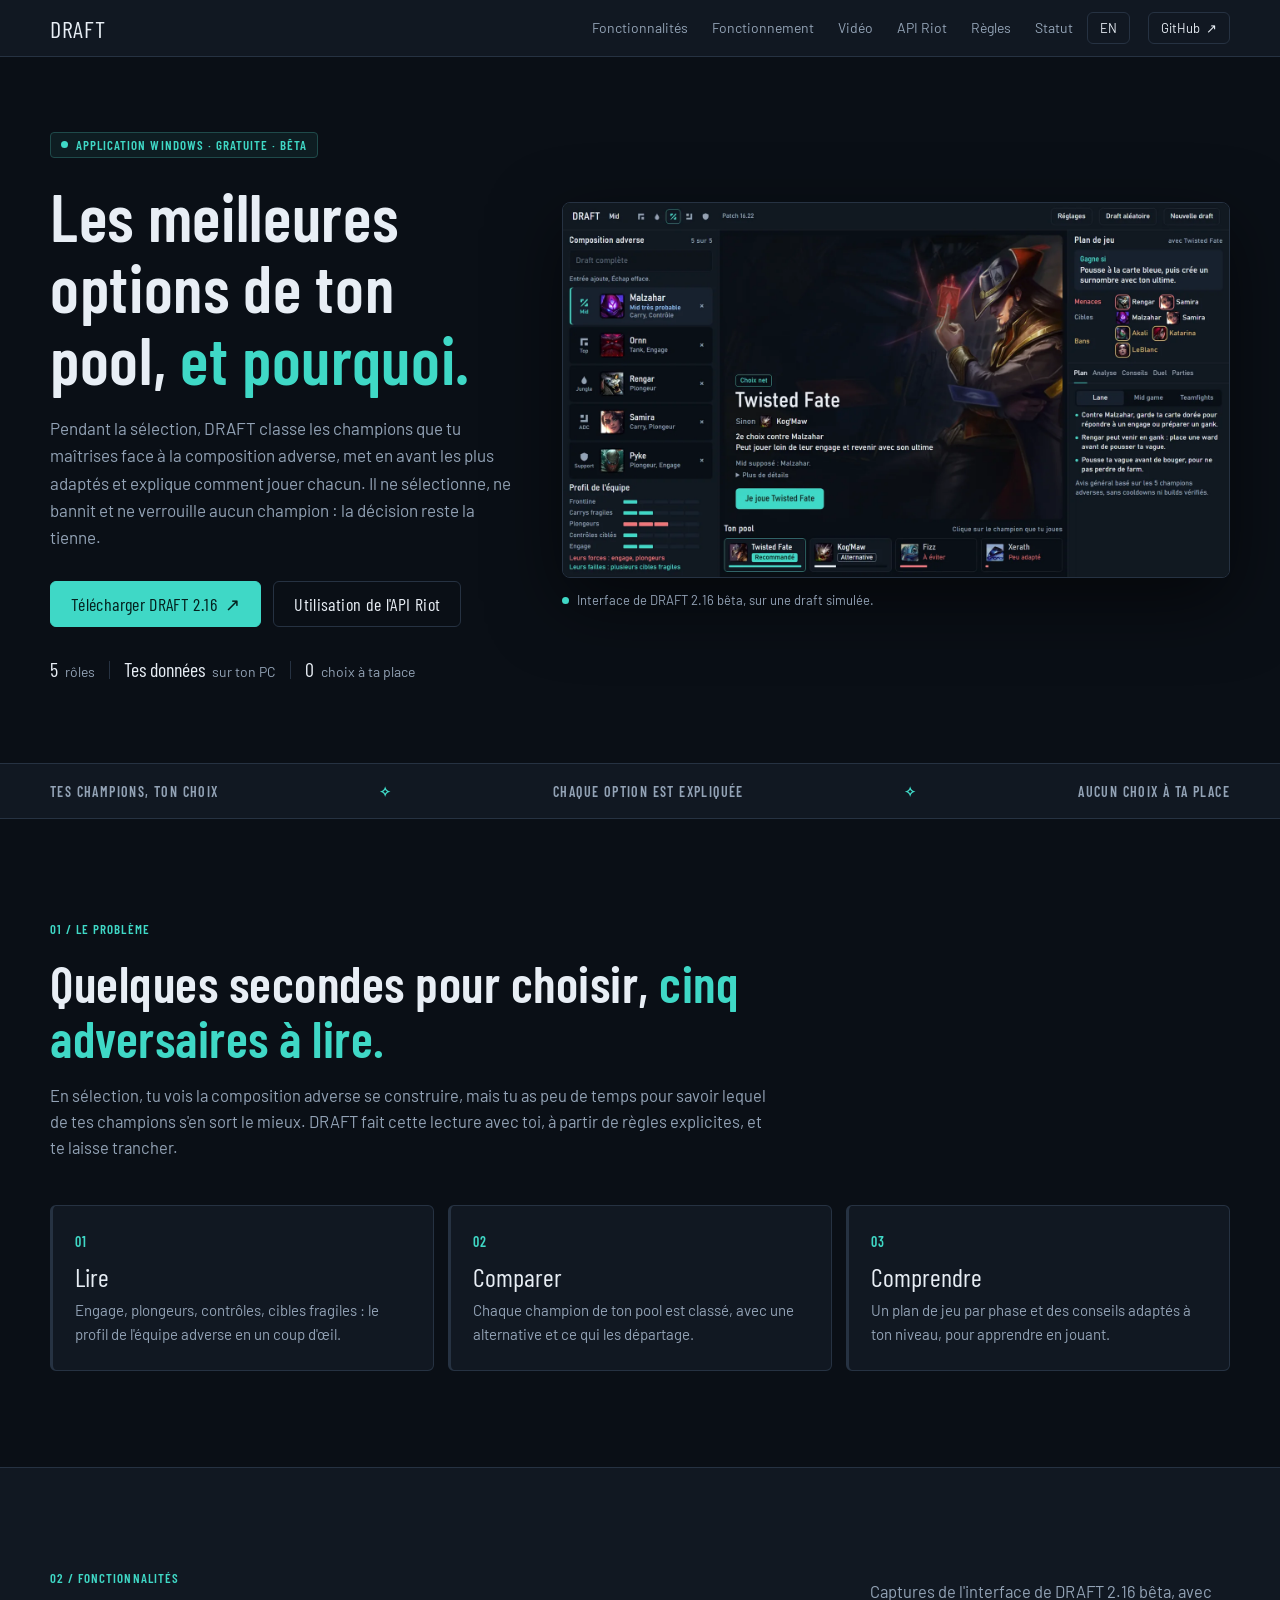
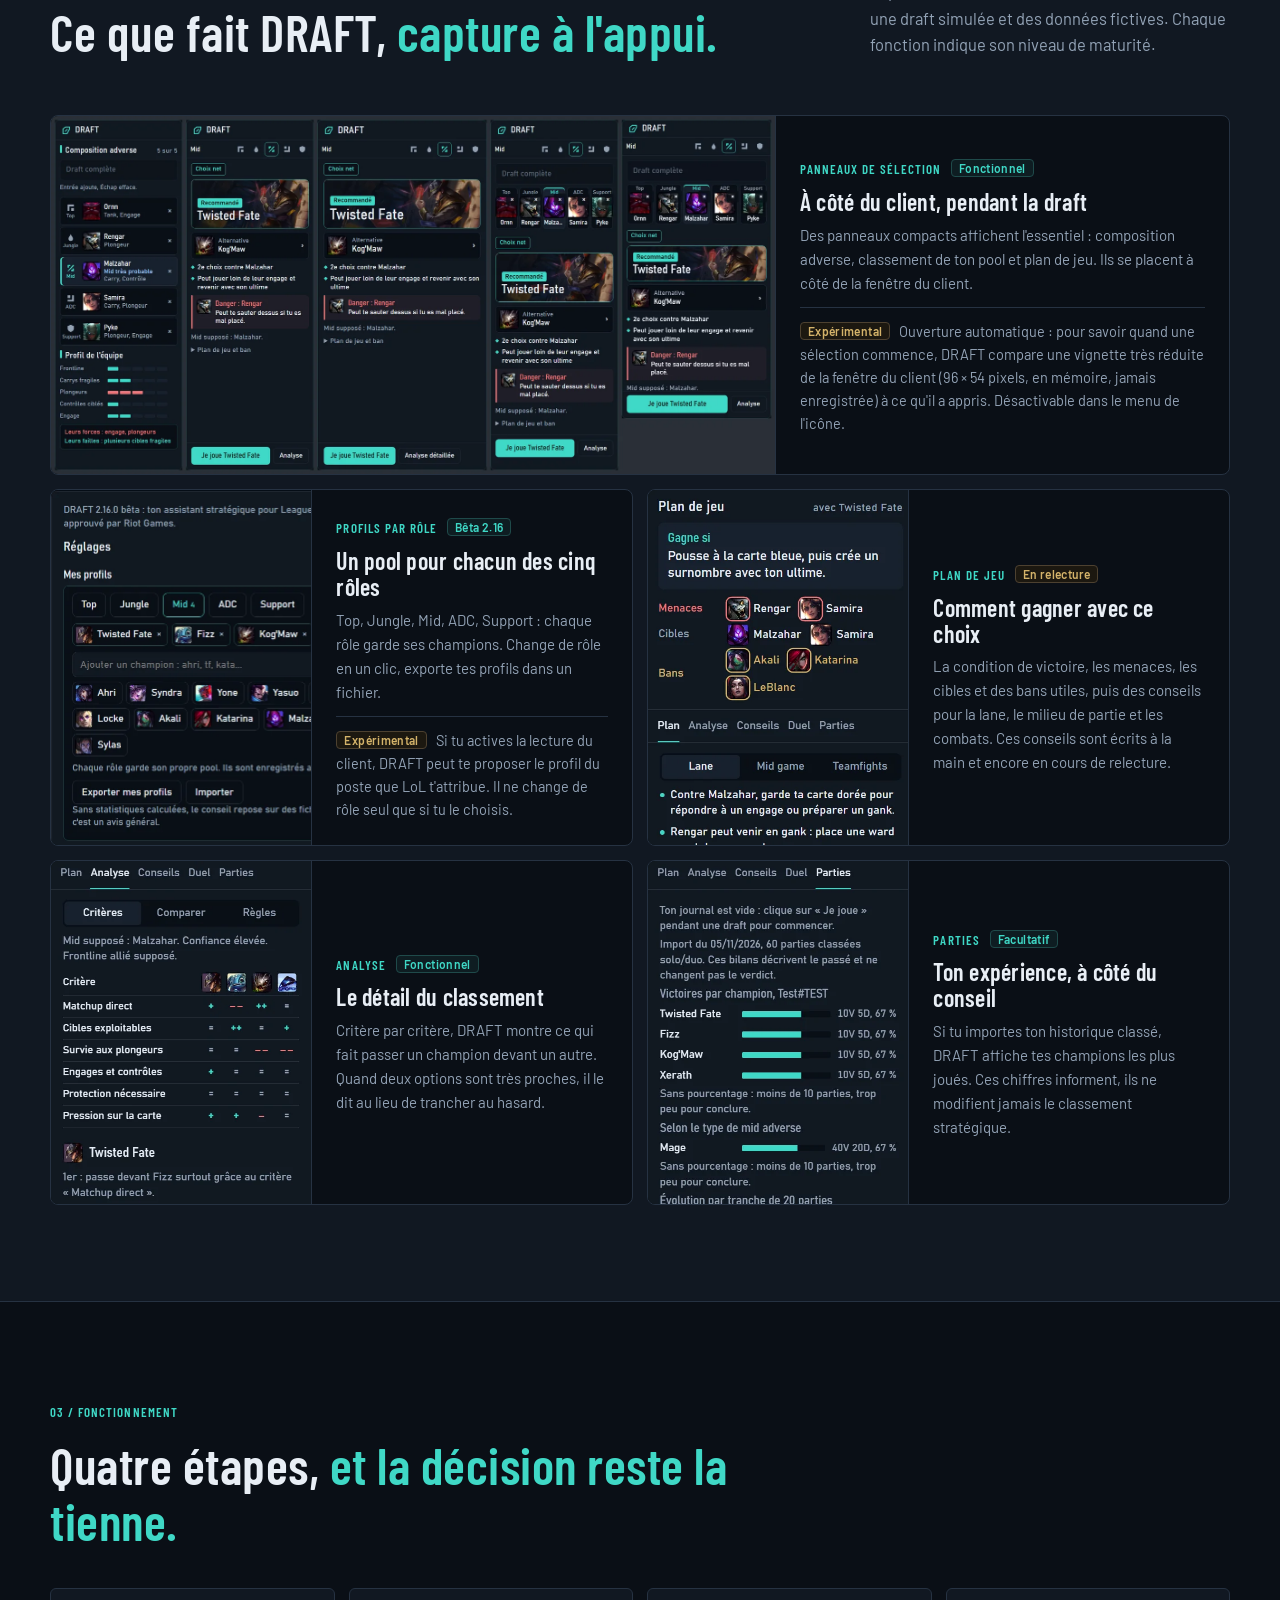
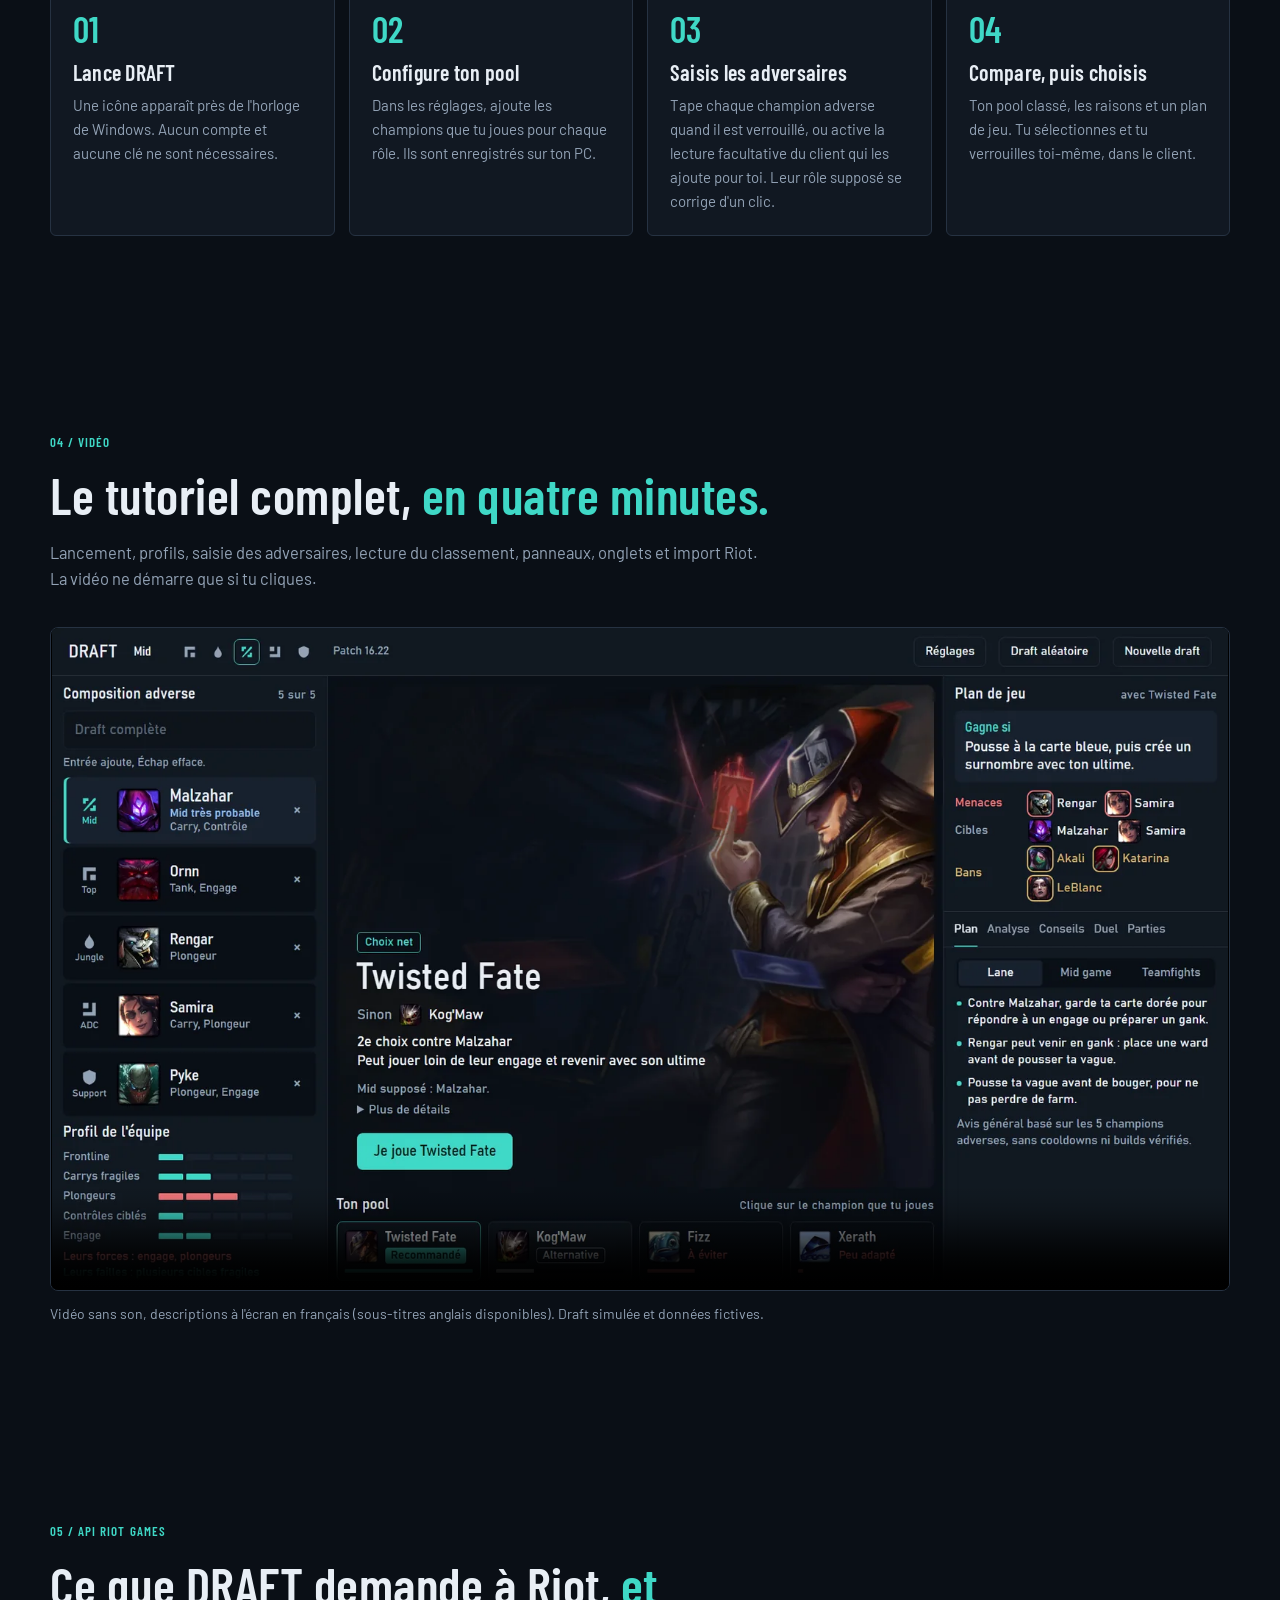
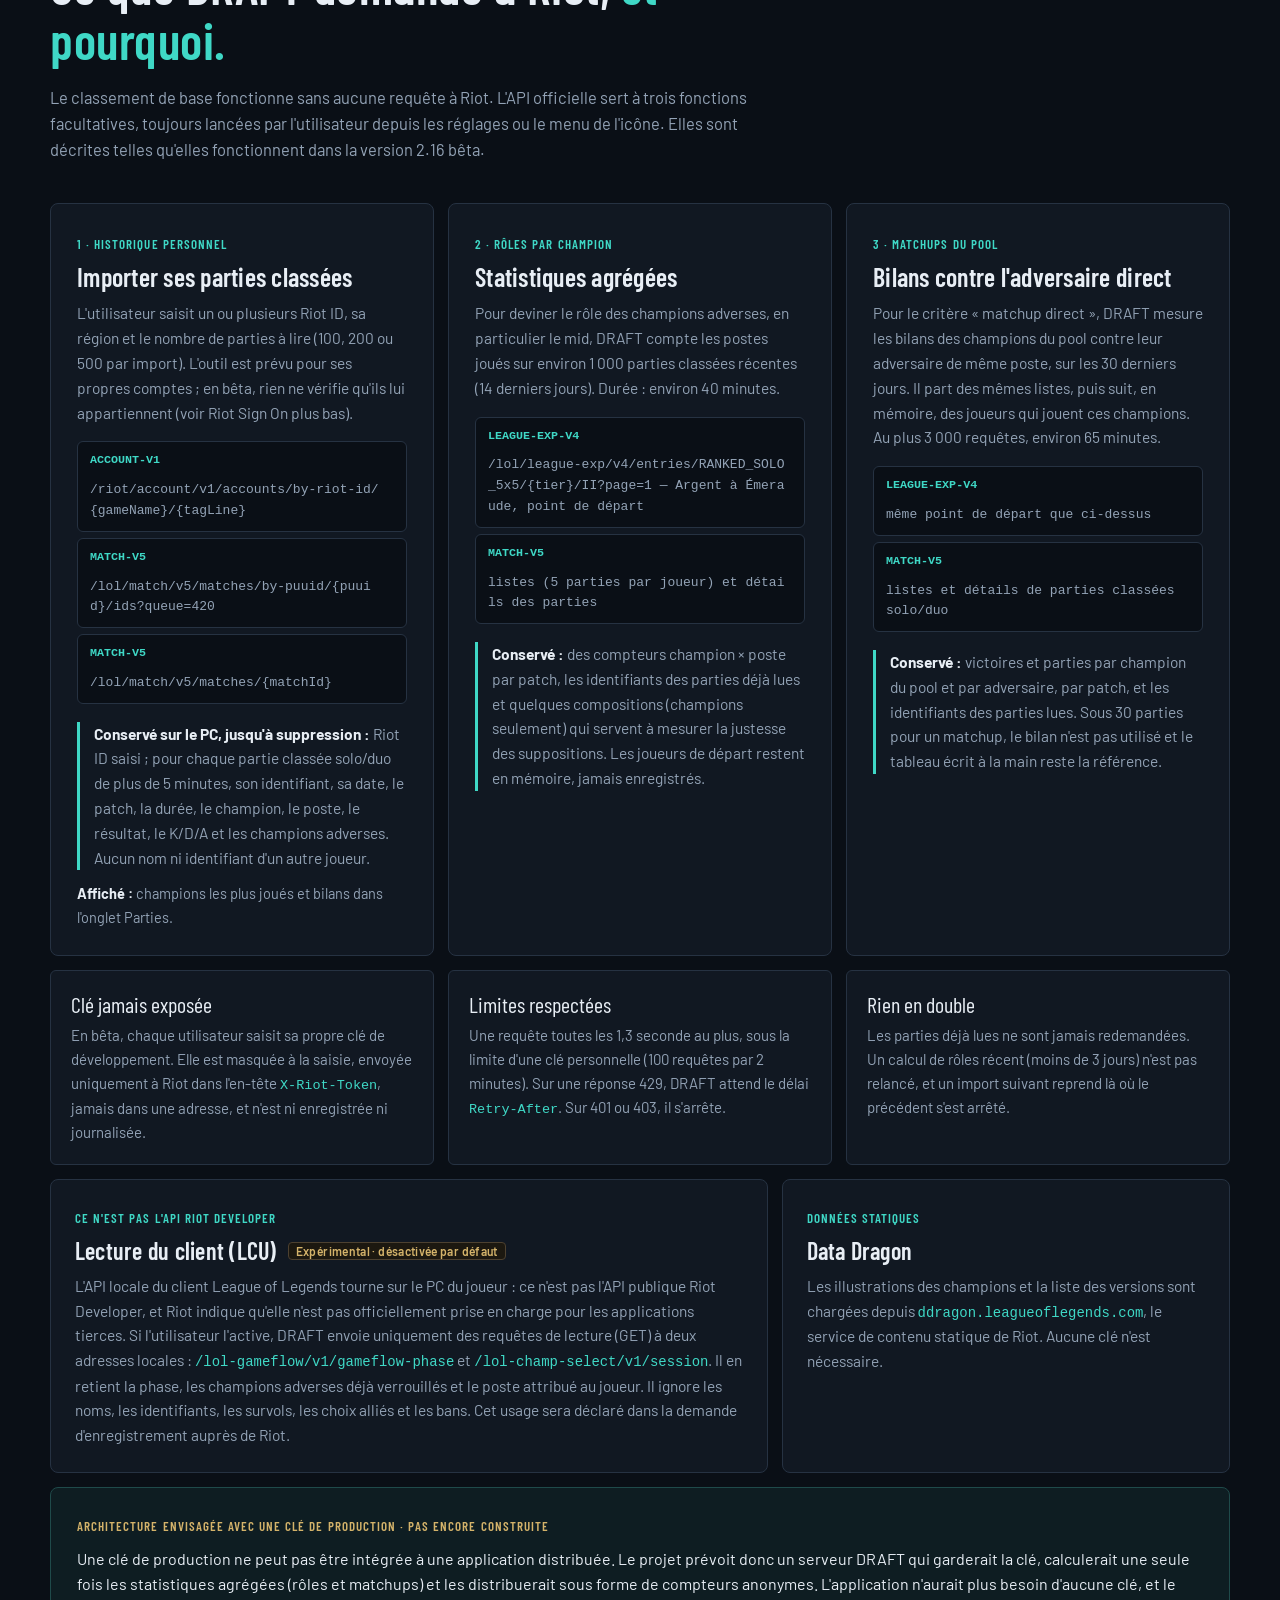
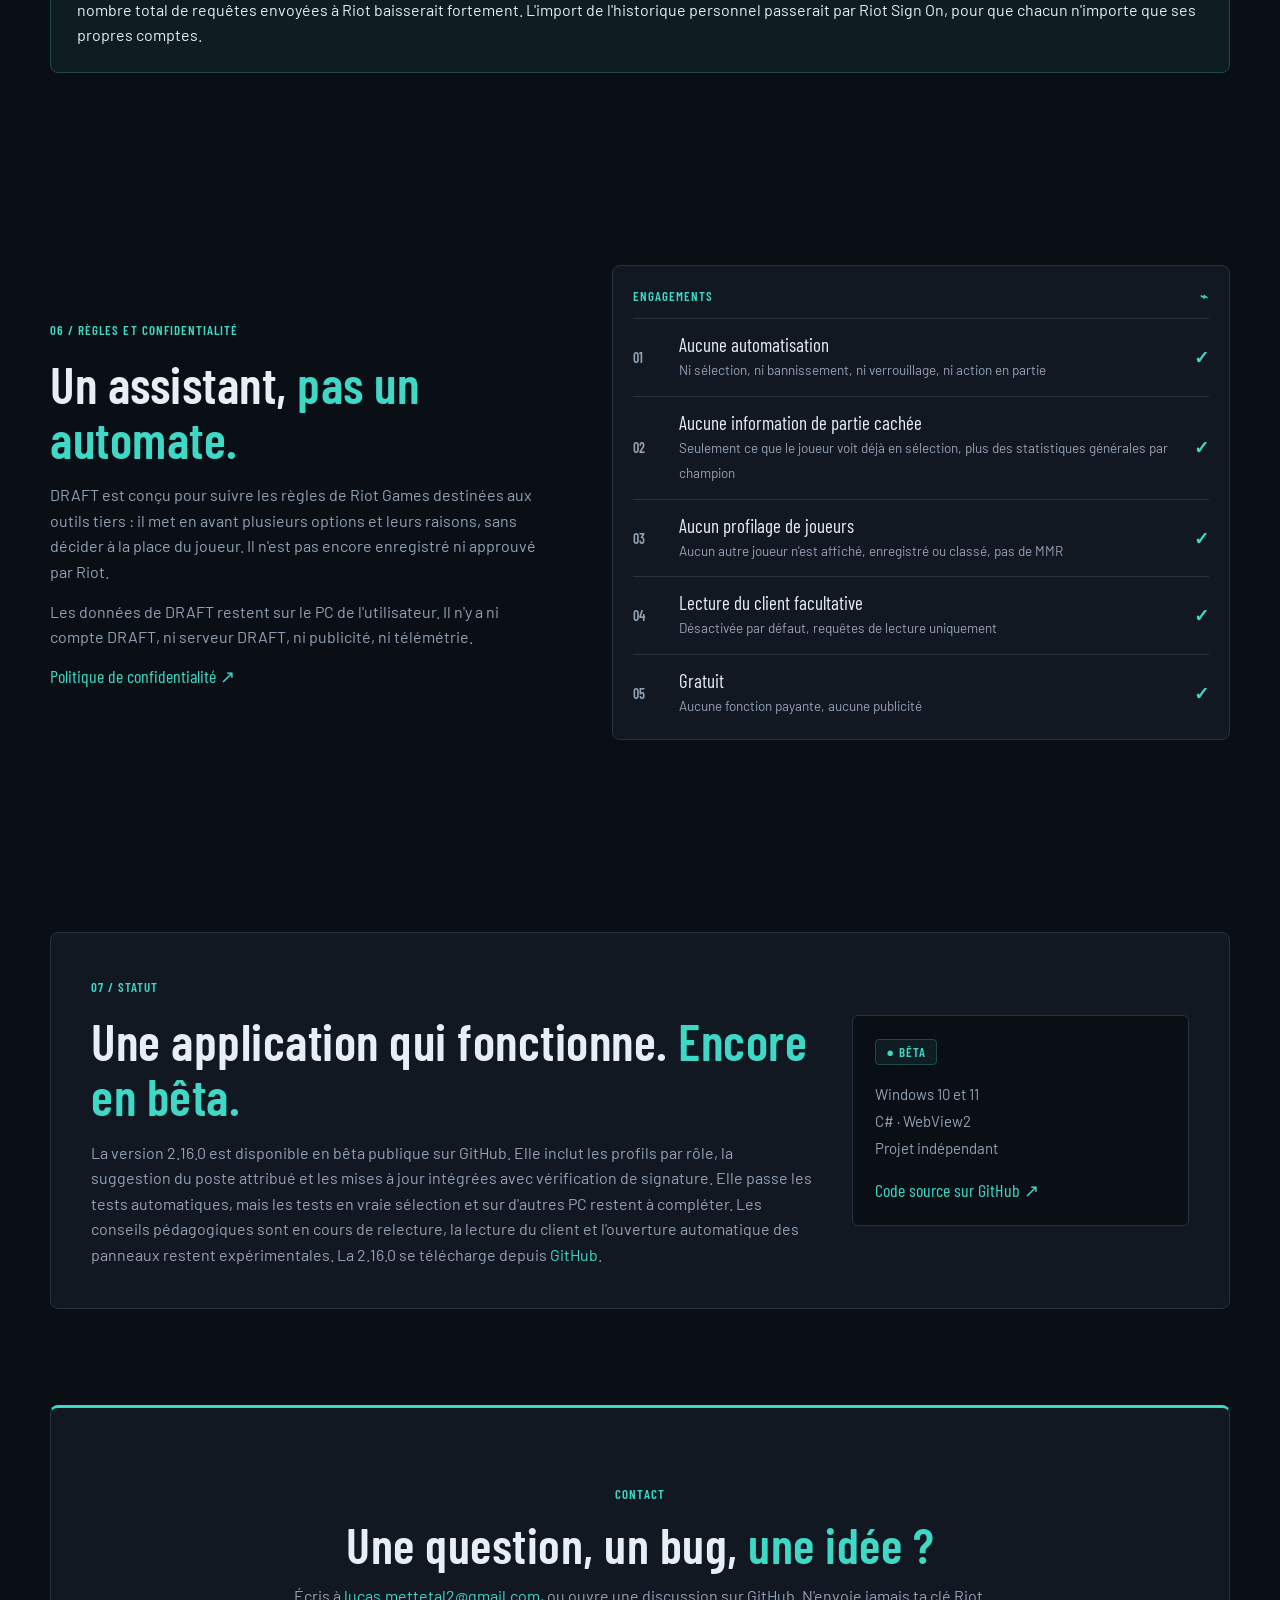
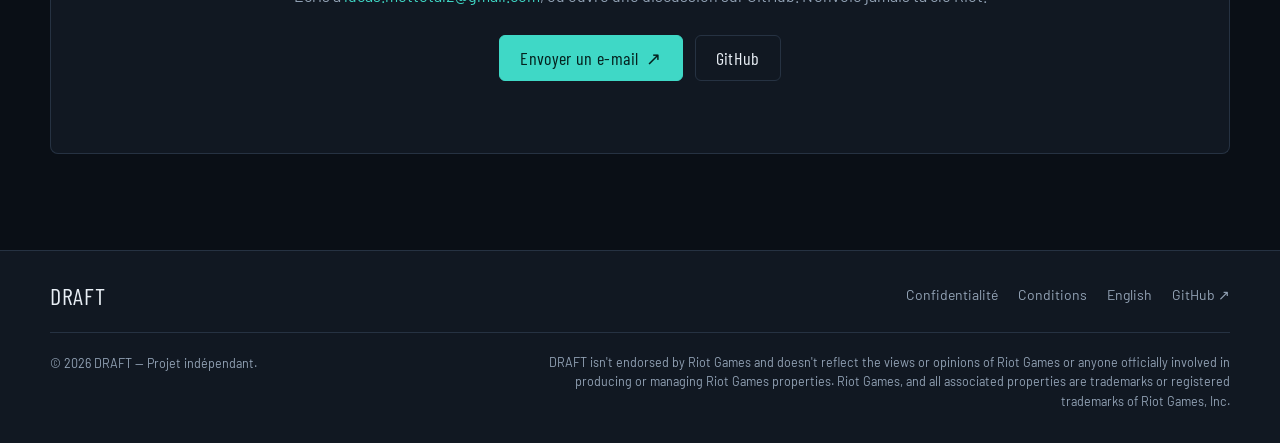
<file: index.html>
<!doctype html>
<html lang="fr"><head><meta charset="utf-8"><meta name="viewport" content="width=device-width,initial-scale=1"><meta name="theme-color" content="#0a0f16"><title>DRAFT — Ton assistant stratégique pour League of Legends</title><meta name="description" content="DRAFT est une application Windows gratuite, en bêta, qui classe les champions de ton pool face à la composition adverse de League of Legends et explique chaque option."><link rel="canonical" href="https://www.draft-app.fr/"><link rel="alternate" hreflang="fr" href="https://www.draft-app.fr/"><link rel="alternate" hreflang="en" href="https://www.draft-app.fr/en/"><link rel="alternate" hreflang="x-default" href="https://www.draft-app.fr/en/"><meta property="og:type" content="website"><meta property="og:locale" content="fr_FR"><meta property="og:url" content="https://www.draft-app.fr/"><meta property="og:title" content="DRAFT — Ton assistant stratégique pour League of Legends"><meta property="og:description" content="Les meilleures options de ton pool face à la composition adverse, avec leurs raisons. Aucun choix à ta place."><meta property="og:image" content="https://www.draft-app.fr/assets/draft-recommandation.webp"><link rel="icon" href="/favicon.svg" type="image/svg+xml"><link rel="stylesheet" href="/styles.css"></head>
<body><a class="skip-link" href="#contenu">Aller au contenu</a>
<header class="header"><div class="wrap nav"><a class="brand" href="/" aria-label="DRAFT, accueil">DRAFT</a><button class="menu-toggle" id="menuToggle" aria-label="Ouvrir le menu" aria-expanded="false" aria-controls="navLinks">☰</button><nav class="navlinks" id="navLinks" aria-label="Navigation principale"><a href="#fonctionnalites">Fonctionnalités</a><a href="#fonctionnement">Fonctionnement</a><a href="#demo">Vidéo</a><a href="#api-riot">API Riot</a><a href="#regles">Règles</a><a href="#statut">Statut</a><a class="lang" href="/en/" hreflang="en" lang="en">EN</a></nav><a class="nav-git" href="https://github.com/lucasmettetal/Draft" target="_blank" rel="noopener noreferrer">GitHub <span aria-hidden="true">↗</span></a></div></header>
<main id="contenu">
<section class="hero wrap"><div class="hero-copy"><div class="eyebrow"><span class="live-dot"></span> APPLICATION WINDOWS · GRATUITE · BÊTA</div><h1>Les meilleures options de ton pool, <em>et pourquoi.</em></h1><p>Pendant la sélection, DRAFT classe les champions que tu maîtrises face à la composition adverse, met en avant les plus adaptés et explique comment jouer chacun. Il ne sélectionne, ne bannit et ne verrouille aucun champion : la décision reste la tienne.</p><div class="hero-actions"><a class="btn primary" href="https://github.com/lucasmettetal/Draft/releases/latest/download/DRAFT-Portable.exe" target="_blank" rel="noopener noreferrer">Télécharger DRAFT 2.16 <span aria-hidden="true">↗</span></a><a class="btn secondary" href="#api-riot">Utilisation de l'API Riot</a></div><div class="hero-foot"><span><b>5</b> rôles</span><i></i><span><b>Tes données</b> sur ton PC</span><i></i><span><b>0</b> choix à ta place</span></div></div>
<figure class="hero-visual shot-frame"><img src="/assets/draft-recommandation.webp" width="1600" height="900" alt="Fenêtre principale de DRAFT : les cinq champions adverses à gauche, Twisted Fate en tête du classement au centre avec Kog'Maw en alternative, plan de jeu à droite"><figcaption><span class="mini-dot"></span> Interface de DRAFT 2.16 bêta, sur une draft simulée.</figcaption></figure></section>
<div class="strip"><div class="wrap strip-inner"><span>TES CHAMPIONS, TON CHOIX</span><span class="strip-mark" aria-hidden="true">✧</span><span>CHAQUE OPTION EST EXPLIQUÉE</span><span class="strip-mark" aria-hidden="true">✧</span><span>AUCUN CHOIX À TA PLACE</span></div></div>

<section class="section wrap" id="pourquoi"><div class="section-intro"><span class="kicker">01 / LE PROBLÈME</span><h2>Quelques secondes pour choisir, <em>cinq adversaires à lire.</em></h2><p>En sélection, tu vois la composition adverse se construire, mais tu as peu de temps pour savoir lequel de tes champions s'en sort le mieux. DRAFT fait cette lecture avec toi, à partir de règles explicites, et te laisse trancher.</p></div><div class="principles"><div><span>01</span><strong>Lire</strong><p>Engage, plongeurs, contrôles, cibles fragiles : le profil de l'équipe adverse en un coup d'œil.</p></div><div><span>02</span><strong>Comparer</strong><p>Chaque champion de ton pool est classé, avec une alternative et ce qui les départage.</p></div><div><span>03</span><strong>Comprendre</strong><p>Un plan de jeu par phase et des conseils adaptés à ton niveau, pour apprendre en jouant.</p></div></div></section>

<section class="section feature-section" id="fonctionnalites"><div class="wrap"><div class="section-head"><div><span class="kicker">02 / FONCTIONNALITÉS</span><h2>Ce que fait DRAFT, <em>capture à l'appui.</em></h2></div><p>Captures de l'interface de DRAFT 2.16 bêta, avec une draft simulée et des données fictives. Chaque fonction indique son niveau de maturité.</p></div>
<div class="gallery">
<article class="gallery-item wide"><img src="/assets/draft-panneaux.webp" width="1600" height="791" loading="lazy" alt="Panneaux compacts de DRAFT en cinq tailles, chacun avec la composition adverse, le champion conseillé et le plan de jeu"><div><span class="feature-num">PANNEAUX DE SÉLECTION <span class="tag-ok">Fonctionnel</span></span><h3>À côté du client, pendant la draft</h3><p>Des panneaux compacts affichent l'essentiel : composition adverse, classement de ton pool et plan de jeu. Ils se placent à côté de la fenêtre du client.</p><p class="note"><span class="tag-exp">Expérimental</span> Ouverture automatique : pour savoir quand une sélection commence, DRAFT compare une vignette très réduite de la fenêtre du client (96 × 54 pixels, en mémoire, jamais enregistrée) à ce qu'il a appris. Désactivable dans le menu de l'icône.</p></div></article>
<article class="gallery-item"><img src="/assets/draft-profils.webp" width="780" height="713" loading="lazy" alt="Réglages de DRAFT : boutons des cinq rôles, quatre champions dans le pool Mid et recherche de champions"><div><span class="feature-num">PROFILS PAR RÔLE <span class="tag-ok">Bêta 2.16</span></span><h3>Un pool pour chacun des cinq rôles</h3><p>Top, Jungle, Mid, ADC, Support : chaque rôle garde ses champions. Change de rôle en un clic, exporte tes profils dans un fichier.</p><p class="note"><span class="tag-exp">Expérimental</span> Si tu actives la lecture du client, DRAFT peut te proposer le profil du poste que LoL t'attribue. Il ne change de rôle seul que si tu le choisis.</p></div></article>
<article class="gallery-item"><img src="/assets/draft-plan.webp" width="464" height="622" loading="lazy" alt="Plan de jeu avec Twisted Fate : condition de victoire, menaces, cibles, bans conseillés et conseils de phase"><div><span class="feature-num">PLAN DE JEU <span class="tag-exp">En relecture</span></span><h3>Comment gagner avec ce choix</h3><p>La condition de victoire, les menaces, les cibles et des bans utiles, puis des conseils pour la lane, le milieu de partie et les combats. Ces conseils sont écrits à la main et encore en cours de relecture.</p></div></article>
<article class="gallery-item"><img src="/assets/draft-analyse.webp" width="464" height="610" loading="lazy" alt="Onglet Analyse : tableau des critères (matchup direct, cibles exploitables, survie aux plongeurs…) pour quatre champions"><div><span class="feature-num">ANALYSE <span class="tag-ok">Fonctionnel</span></span><h3>Le détail du classement</h3><p>Critère par critère, DRAFT montre ce qui fait passer un champion devant un autre. Quand deux options sont très proches, il le dit au lieu de trancher au hasard.</p></div></article>
<article class="gallery-item"><img src="/assets/draft-parties.webp" width="464" height="610" loading="lazy" alt="Onglet Parties : victoires par champion sur un historique fictif du compte Test#TEST"><div><span class="feature-num">PARTIES <span class="tag-ok">Facultatif</span></span><h3>Ton expérience, à côté du conseil</h3><p>Si tu importes ton historique classé, DRAFT affiche tes champions les plus joués. Ces chiffres informent, ils ne modifient jamais le classement stratégique.</p></div></article>
</div></div></section>

<section class="section wrap process" id="fonctionnement"><div class="section-intro"><span class="kicker">03 / FONCTIONNEMENT</span><h2>Quatre étapes, <em>et la décision reste la tienne.</em></h2></div><div class="steps"><div class="step"><div class="step-count">01</div><div><h3>Lance DRAFT</h3><p>Une icône apparaît près de l'horloge de Windows. Aucun compte et aucune clé ne sont nécessaires.</p></div></div><div class="step"><div class="step-count">02</div><div><h3>Configure ton pool</h3><p>Dans les réglages, ajoute les champions que tu joues pour chaque rôle. Ils sont enregistrés sur ton PC.</p></div></div><div class="step"><div class="step-count">03</div><div><h3>Saisis les adversaires</h3><p>Tape chaque champion adverse quand il est verrouillé, ou active la lecture facultative du client qui les ajoute pour toi. Leur rôle supposé se corrige d'un clic.</p></div></div><div class="step"><div class="step-count">04</div><div><h3>Compare, puis choisis</h3><p>Ton pool classé, les raisons et un plan de jeu. Tu sélectionnes et tu verrouilles toi-même, dans le client.</p></div></div></div></section>

<section class="section wrap" id="demo"><div class="section-intro"><span class="kicker">04 / VIDÉO</span><h2>Le tutoriel complet, <em>en quatre minutes.</em></h2><p>Lancement, profils, saisie des adversaires, lecture du classement, panneaux, onglets et import Riot. La vidéo ne démarre que si tu cliques.</p></div><figure class="video-frame"><video controls preload="none" playsinline poster="/assets/draft-recommandation.webp" width="1920" height="1080"><source src="/assets/draft-tutoriel.mp4" type="video/mp4"><track kind="subtitles" src="/assets/draft-tutoriel-en.vtt" srclang="en" label="English"><a href="/assets/draft-tutoriel.mp4">Télécharger la vidéo (MP4)</a></video><figcaption>Vidéo sans son, descriptions à l'écran en français (sous-titres anglais disponibles). Draft simulée et données fictives.</figcaption></figure></section>

<section class="section wrap" id="api-riot"><div class="section-intro"><span class="kicker">05 / API RIOT GAMES</span><h2>Ce que DRAFT demande à Riot, <em>et pourquoi.</em></h2><p>Le classement de base fonctionne sans aucune requête à Riot. L'API officielle sert à trois fonctions facultatives, toujours lancées par l'utilisateur depuis les réglages ou le menu de l'icône. Elles sont décrites telles qu'elles fonctionnent dans la version 2.16 bêta.</p></div>
<div class="api-grid three">
<article class="api-card"><span class="feature-num">1 · HISTORIQUE PERSONNEL</span><h3>Importer ses parties classées</h3><p>L'utilisateur saisit un ou plusieurs Riot ID, sa région et le nombre de parties à lire (100, 200 ou 500 par import). L'outil est prévu pour ses propres comptes ; en bêta, rien ne vérifie qu'ils lui appartiennent (voir Riot Sign On plus bas).</p><ul class="api-list"><li><code>ACCOUNT-V1</code> <span>/riot/account/v1/accounts/by-riot-id/{gameName}/{tagLine}</span></li><li><code>MATCH-V5</code> <span>/lol/match/v5/matches/by-puuid/{puuid}/ids?queue=420</span></li><li><code>MATCH-V5</code> <span>/lol/match/v5/matches/{matchId}</span></li></ul><p class="api-keep"><b>Conservé sur le PC, jusqu'à suppression :</b> Riot ID saisi ; pour chaque partie classée solo/duo de plus de 5 minutes, son identifiant, sa date, le patch, la durée, le champion, le poste, le résultat, le K/D/A et les champions adverses. Aucun nom ni identifiant d'un autre joueur.</p><p class="api-show"><b>Affiché :</b> champions les plus joués et bilans dans l'onglet Parties.</p></article>
<article class="api-card"><span class="feature-num">2 · RÔLES PAR CHAMPION</span><h3>Statistiques agrégées</h3><p>Pour deviner le rôle des champions adverses, en particulier le mid, DRAFT compte les postes joués sur environ 1 000 parties classées récentes (14 derniers jours). Durée : environ 40 minutes.</p><ul class="api-list"><li><code>LEAGUE-EXP-V4</code> <span>/lol/league-exp/v4/entries/RANKED_SOLO_5x5/{tier}/II?page=1 — Argent à Émeraude, point de départ</span></li><li><code>MATCH-V5</code> <span>listes (5 parties par joueur) et détails des parties</span></li></ul><p class="api-keep"><b>Conservé :</b> des compteurs champion × poste par patch, les identifiants des parties déjà lues et quelques compositions (champions seulement) qui servent à mesurer la justesse des suppositions. Les joueurs de départ restent en mémoire, jamais enregistrés.</p></article>
<article class="api-card"><span class="feature-num">3 · MATCHUPS DU POOL</span><h3>Bilans contre l'adversaire direct</h3><p>Pour le critère « matchup direct », DRAFT mesure les bilans des champions du pool contre leur adversaire de même poste, sur les 30 derniers jours. Il part des mêmes listes, puis suit, en mémoire, des joueurs qui jouent ces champions. Au plus 3 000 requêtes, environ 65 minutes.</p><ul class="api-list"><li><code>LEAGUE-EXP-V4</code> <span>même point de départ que ci-dessus</span></li><li><code>MATCH-V5</code> <span>listes et détails de parties classées solo/duo</span></li></ul><p class="api-keep"><b>Conservé :</b> victoires et parties par champion du pool et par adversaire, par patch, et les identifiants des parties lues. Sous 30 parties pour un matchup, le bilan n'est pas utilisé et le tableau écrit à la main reste la référence.</p></article>
</div>
<div class="api-rules"><div><strong>Clé jamais exposée</strong><p>En bêta, chaque utilisateur saisit sa propre clé de développement. Elle est masquée à la saisie, envoyée uniquement à Riot dans l'en-tête <code>X-Riot-Token</code>, jamais dans une adresse, et n'est ni enregistrée ni journalisée.</p></div><div><strong>Limites respectées</strong><p>Une requête toutes les 1,3 seconde au plus, sous la limite d'une clé personnelle (100 requêtes par 2 minutes). Sur une réponse 429, DRAFT attend le délai <code>Retry-After</code>. Sur 401 ou 403, il s'arrête.</p></div><div><strong>Rien en double</strong><p>Les parties déjà lues ne sont jamais redemandées. Un calcul de rôles récent (moins de 3 jours) n'est pas relancé, et un import suivant reprend là où le précédent s'est arrêté.</p></div></div>
<div class="api-other">
<article><span class="feature-num">CE N'EST PAS L'API RIOT DEVELOPER</span><h3>Lecture du client (LCU) <span class="tag-exp">Expérimental · désactivée par défaut</span></h3><p>L'API locale du client League of Legends tourne sur le PC du joueur : ce n'est pas l'API publique Riot Developer, et Riot indique qu'elle n'est pas officiellement prise en charge pour les applications tierces. Si l'utilisateur l'active, DRAFT envoie uniquement des requêtes de lecture (GET) à deux adresses locales : <code>/lol-gameflow/v1/gameflow-phase</code> et <code>/lol-champ-select/v1/session</code>. Il en retient la phase, les champions adverses déjà verrouillés et le poste attribué au joueur. Il ignore les noms, les identifiants, les survols, les choix alliés et les bans. Cet usage sera déclaré dans la demande d'enregistrement auprès de Riot.</p></article>
<article><span class="feature-num">DONNÉES STATIQUES</span><h3>Data Dragon</h3><p>Les illustrations des champions et la liste des versions sont chargées depuis <code>ddragon.leagueoflegends.com</code>, le service de contenu statique de Riot. Aucune clé n'est nécessaire.</p></article>
</div>
<div class="api-plan"><span class="kicker">ARCHITECTURE ENVISAGÉE AVEC UNE CLÉ DE PRODUCTION · PAS ENCORE CONSTRUITE</span><p>Une clé de production ne peut pas être intégrée à une application distribuée. Le projet prévoit donc un serveur DRAFT qui garderait la clé, calculerait une seule fois les statistiques agrégées (rôles et matchups) et les distribuerait sous forme de compteurs anonymes. L'application n'aurait plus besoin d'aucune clé, et le nombre total de requêtes envoyées à Riot baisserait fortement. L'import de l'historique personnel passerait par Riot Sign On, pour que chacun n'importe que ses propres comptes.</p></div></section>

<section class="section wrap privacy" id="regles"><div class="privacy-copy"><span class="kicker">06 / RÈGLES ET CONFIDENTIALITÉ</span><h2>Un assistant, <em>pas un automate.</em></h2><p>DRAFT est conçu pour suivre les règles de Riot Games destinées aux outils tiers : il met en avant plusieurs options et leurs raisons, sans décider à la place du joueur. Il n'est pas encore enregistré ni approuvé par Riot.</p><p>Les données de DRAFT restent sur le PC de l'utilisateur. Il n'y a ni compte DRAFT, ni serveur DRAFT, ni publicité, ni télémétrie.</p><a class="inline-link" href="/confidentialite.html">Politique de confidentialité ↗</a></div><div class="privacy-panel"><div class="panel-kicker">ENGAGEMENTS <span aria-hidden="true">⌁</span></div><div class="panel-row"><span>01</span><div><strong>Aucune automatisation</strong><small>Ni sélection, ni bannissement, ni verrouillage, ni action en partie</small></div><b aria-hidden="true">✓</b></div><div class="panel-row"><span>02</span><div><strong>Aucune information de partie cachée</strong><small>Seulement ce que le joueur voit déjà en sélection, plus des statistiques générales par champion</small></div><b aria-hidden="true">✓</b></div><div class="panel-row"><span>03</span><div><strong>Aucun profilage de joueurs</strong><small>Aucun autre joueur n'est affiché, enregistré ou classé, pas de MMR</small></div><b aria-hidden="true">✓</b></div><div class="panel-row"><span>04</span><div><strong>Lecture du client facultative</strong><small>Désactivée par défaut, requêtes de lecture uniquement</small></div><b aria-hidden="true">✓</b></div><div class="panel-row"><span>05</span><div><strong>Gratuit</strong><small>Aucune fonction payante, aucune publicité</small></div><b aria-hidden="true">✓</b></div></div></section>

<section class="section wrap" id="statut"><div class="status"><div><span class="kicker">07 / STATUT</span><h2>Une application qui fonctionne. <em>Encore en bêta.</em></h2><p>La version 2.16.0 est disponible en bêta publique sur GitHub. Elle inclut les profils par rôle, la suggestion du poste attribué et les mises à jour intégrées avec vérification de signature. Elle passe les tests automatiques, mais les tests en vraie sélection et sur d'autres PC restent à compléter. Les conseils pédagogiques sont en cours de relecture, la lecture du client et l'ouverture automatique des panneaux restent expérimentales. La 2.16.0 se télécharge depuis <a href="https://github.com/lucasmettetal/Draft/releases/latest" target="_blank" rel="noopener noreferrer" style="color:var(--accent)">GitHub</a>.</p></div><div class="status-box"><span class="status-pill">● BÊTA</span><p>Windows 10 et 11<br>C# · WebView2<br>Projet indépendant</p><a href="https://github.com/lucasmettetal/Draft" target="_blank" rel="noopener noreferrer">Code source sur GitHub ↗</a></div></div></section>
<section class="wrap closing"><span class="kicker">CONTACT</span><h2>Une question, un bug, <em>une idée ?</em></h2><p>Écris à <a href="mailto:lucas.mettetal2@gmail.com">lucas.mettetal2@gmail.com</a>, ou ouvre une discussion sur GitHub. N'envoie jamais ta clé Riot.</p><div class="hero-actions center"><a class="btn primary" href="mailto:lucas.mettetal2@gmail.com">Envoyer un e-mail <span aria-hidden="true">↗</span></a><a class="btn secondary" href="https://github.com/lucasmettetal/Draft/issues" target="_blank" rel="noopener noreferrer">GitHub</a></div></section></main>
<footer class="footer"><div class="wrap footer-main"><a class="brand" href="/">DRAFT</a><div><a href="/confidentialite.html">Confidentialité</a><a href="/conditions.html">Conditions</a><a href="/en/" hreflang="en" lang="en">English</a><a href="https://github.com/lucasmettetal/Draft" target="_blank" rel="noopener noreferrer">GitHub ↗</a></div></div><div class="wrap footer-bottom legal-boiler"><span>© 2026 DRAFT — Projet indépendant.</span><span lang="en">DRAFT isn't endorsed by Riot Games and doesn't reflect the views or opinions of Riot Games or anyone officially involved in producing or managing Riot Games properties. Riot Games, and all associated properties are trademarks or registered trademarks of Riot Games, Inc.</span></div></footer><script src="/main.js" defer></script></body></html>
</file>
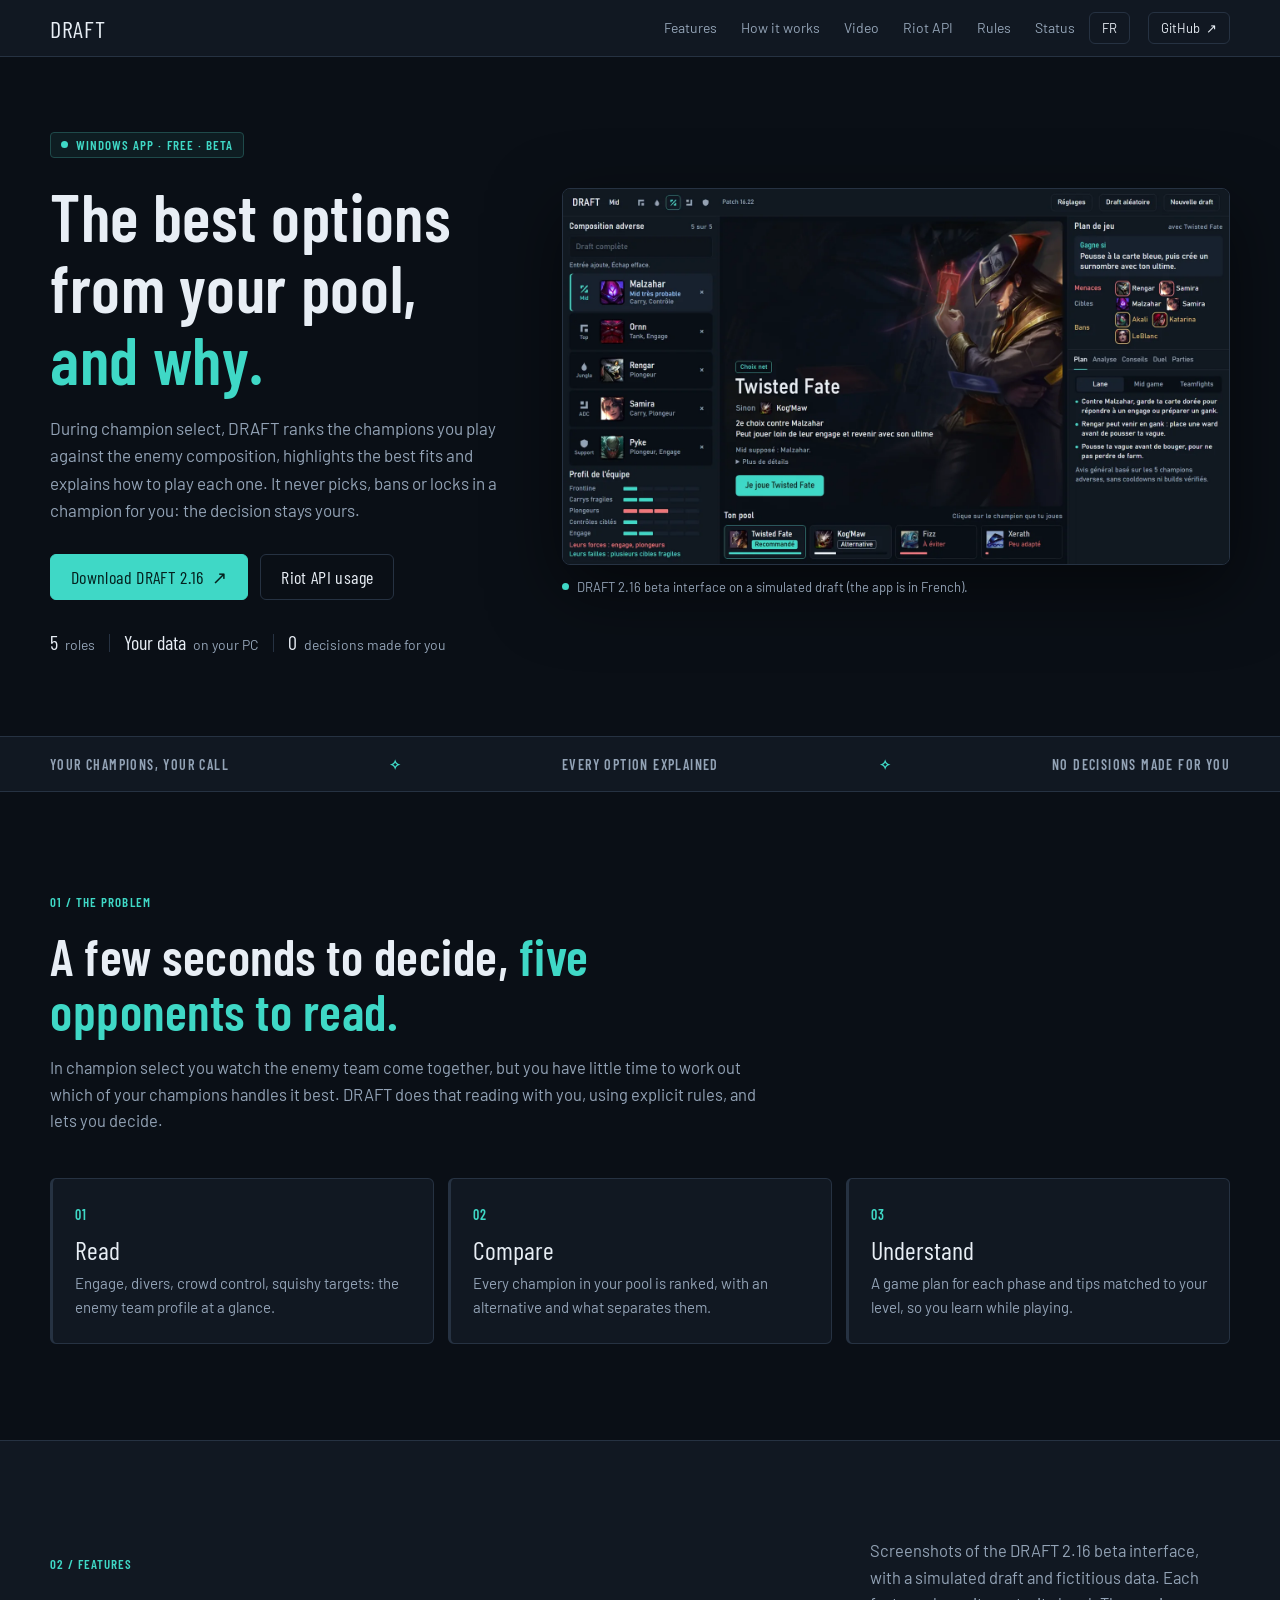
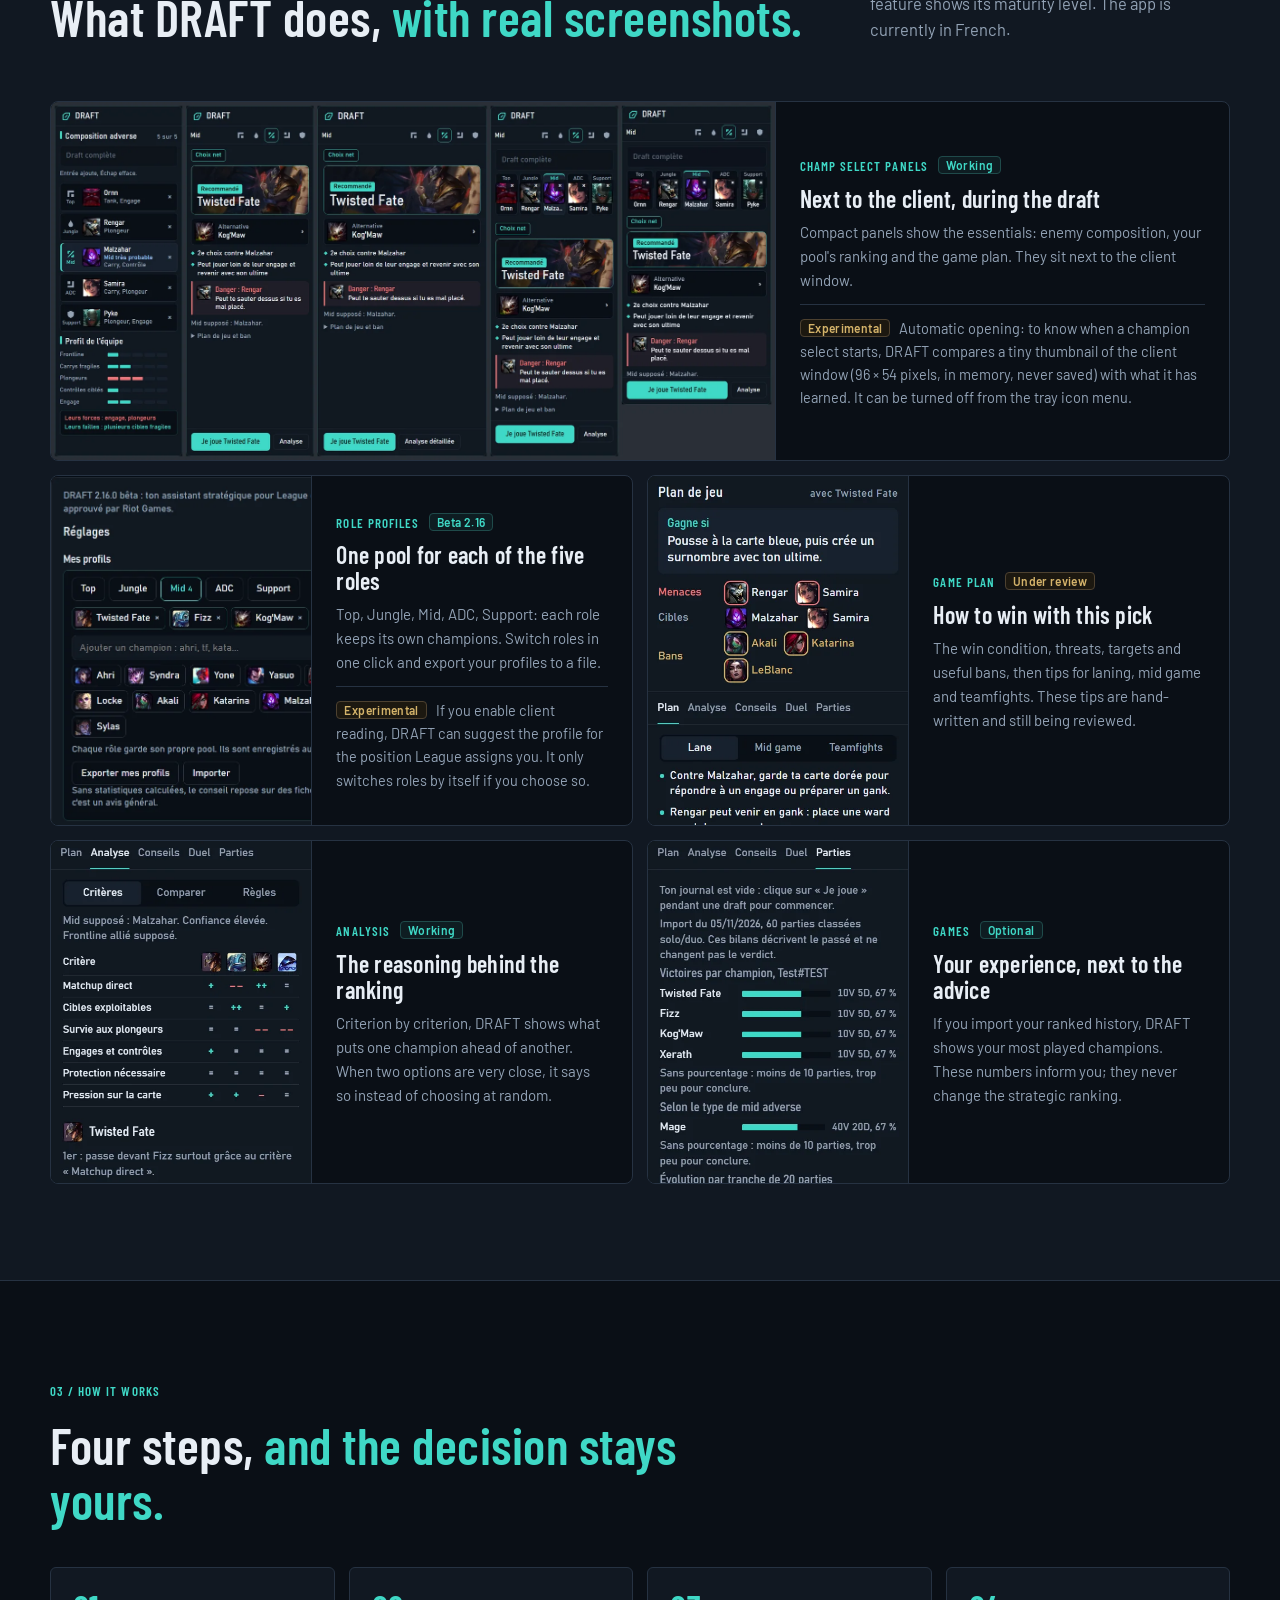
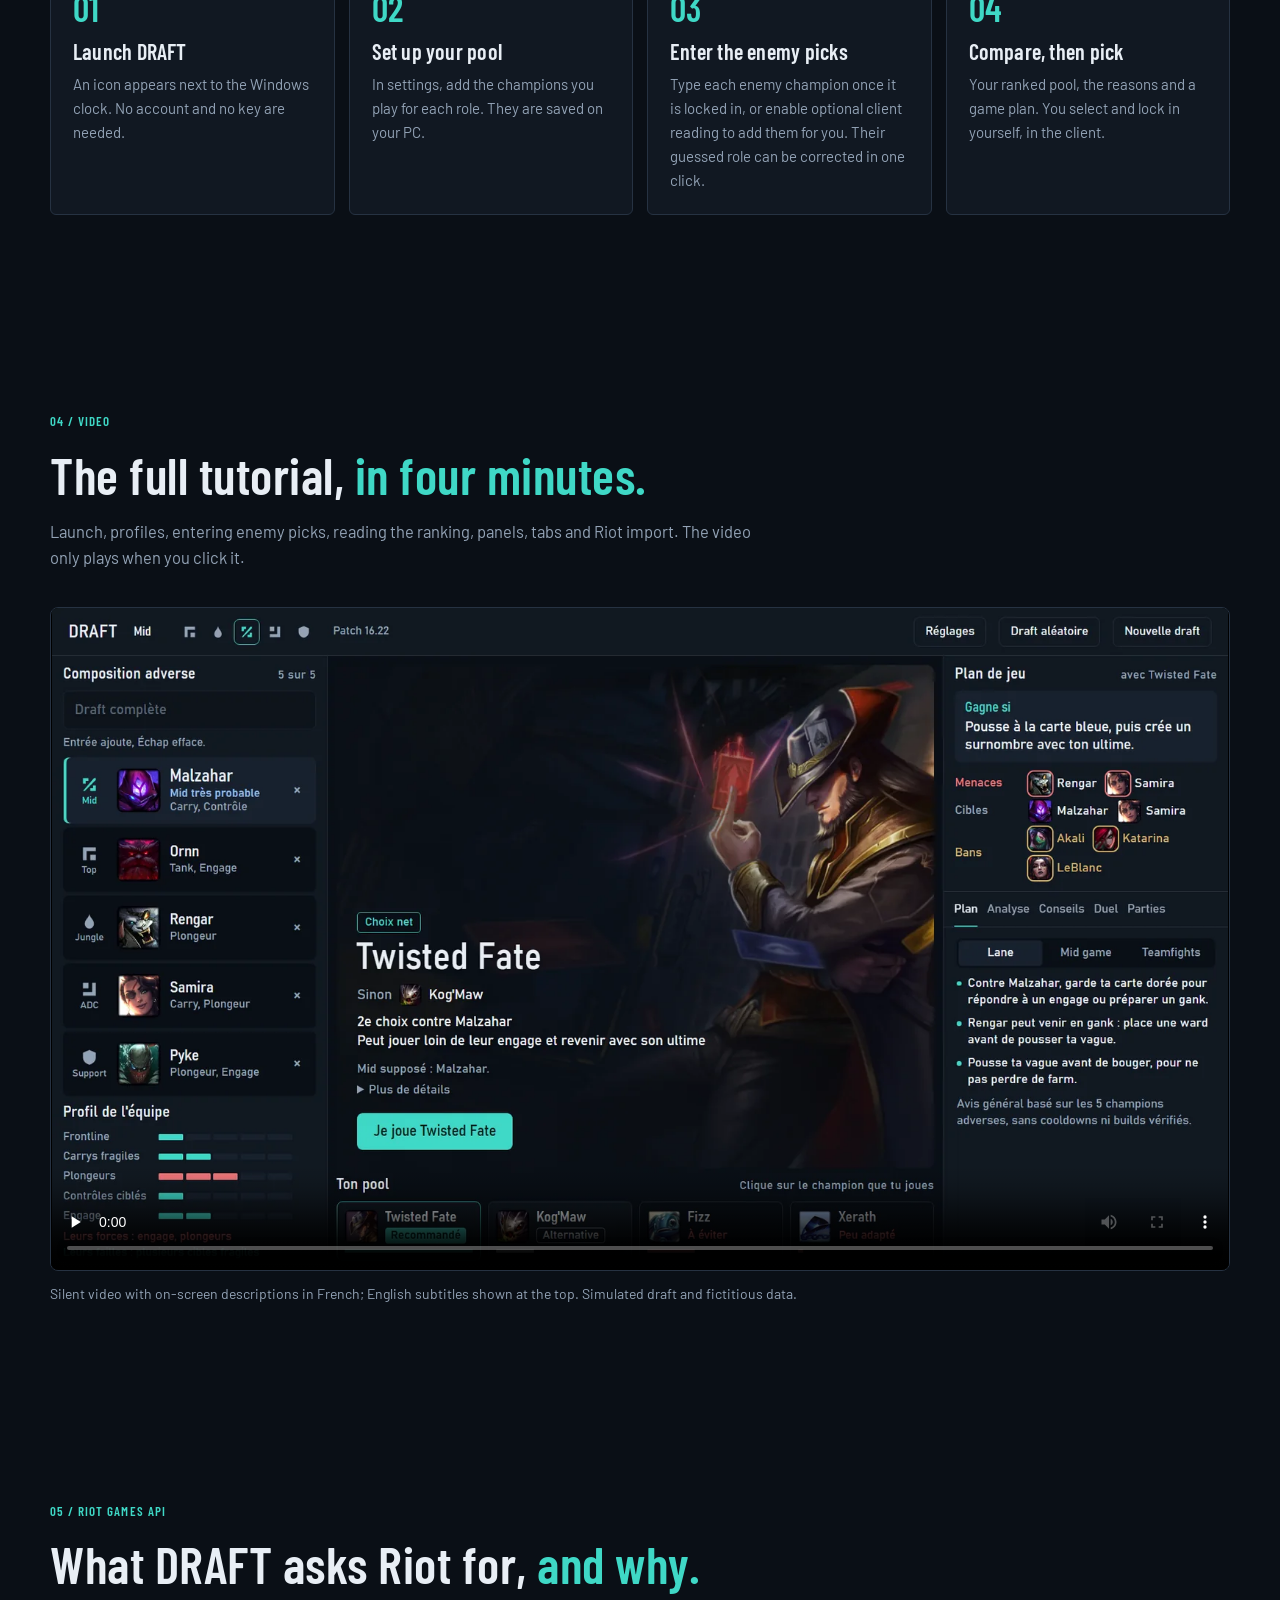
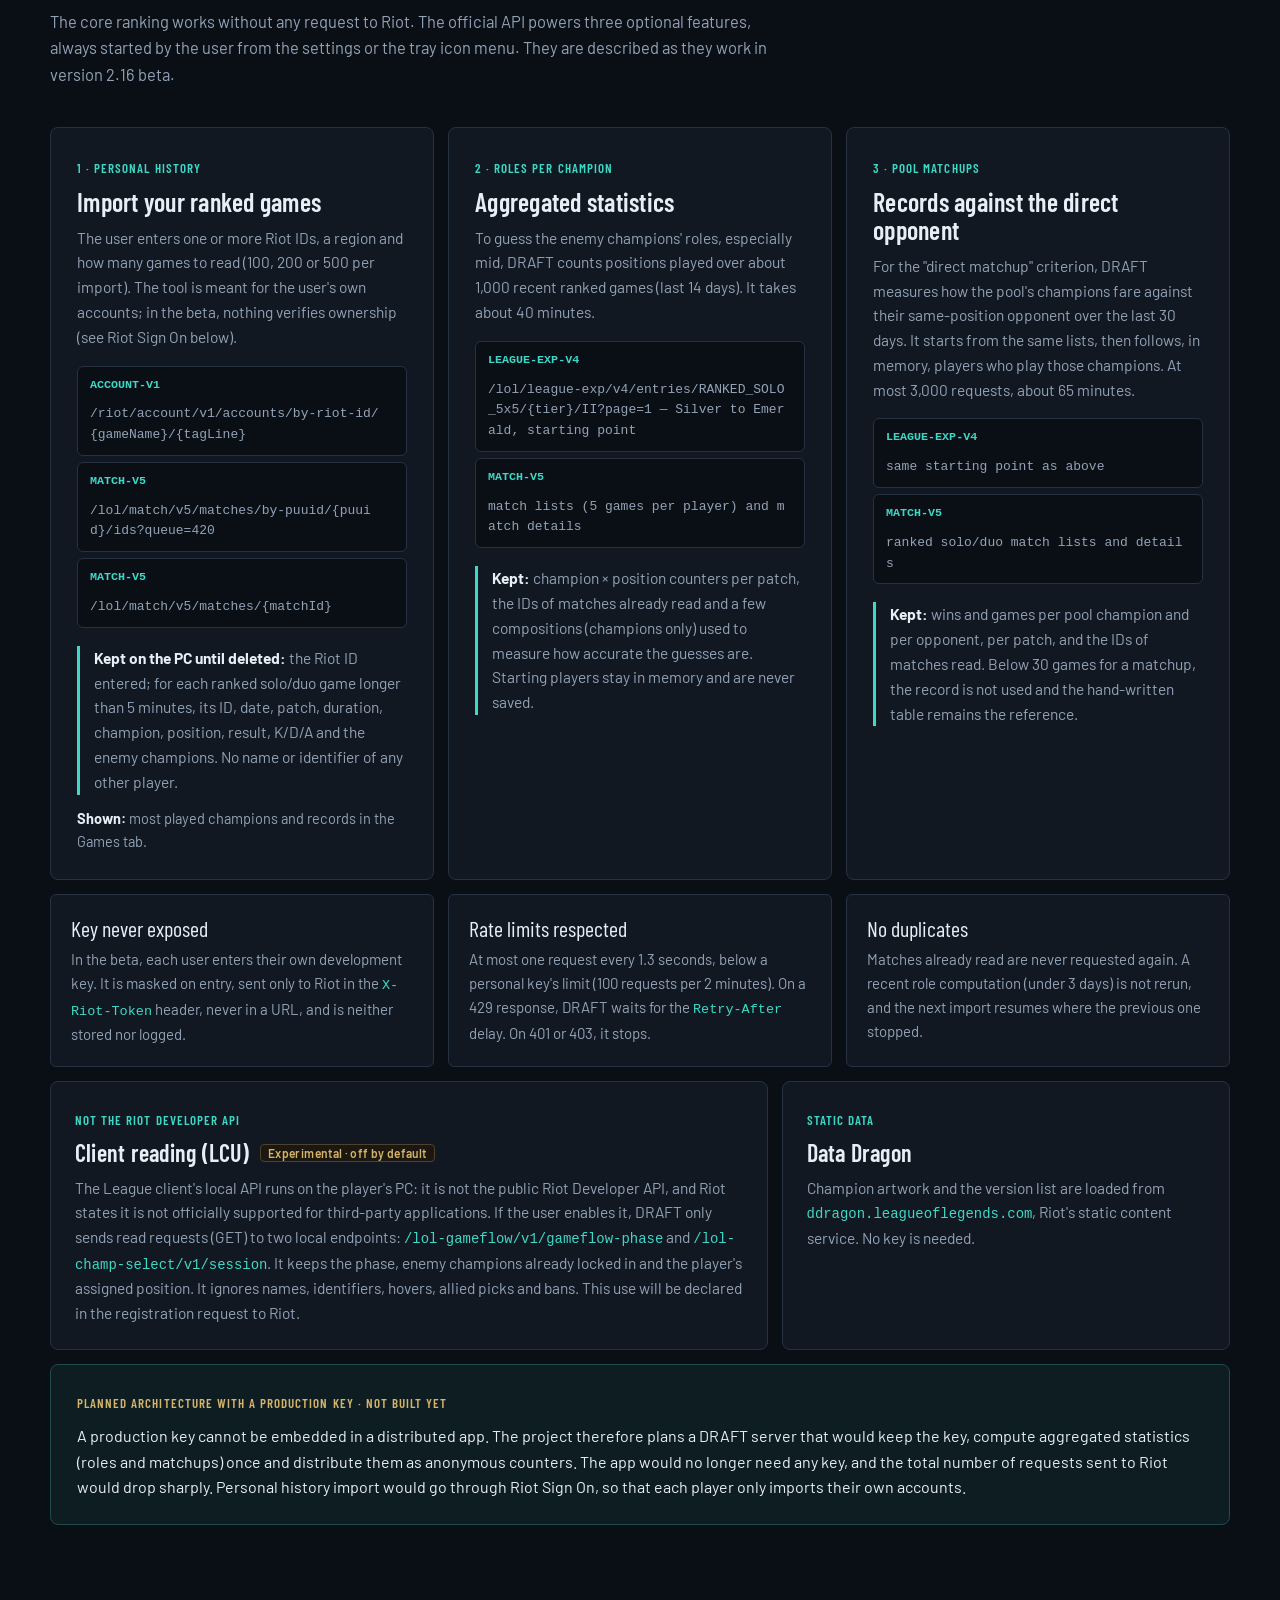
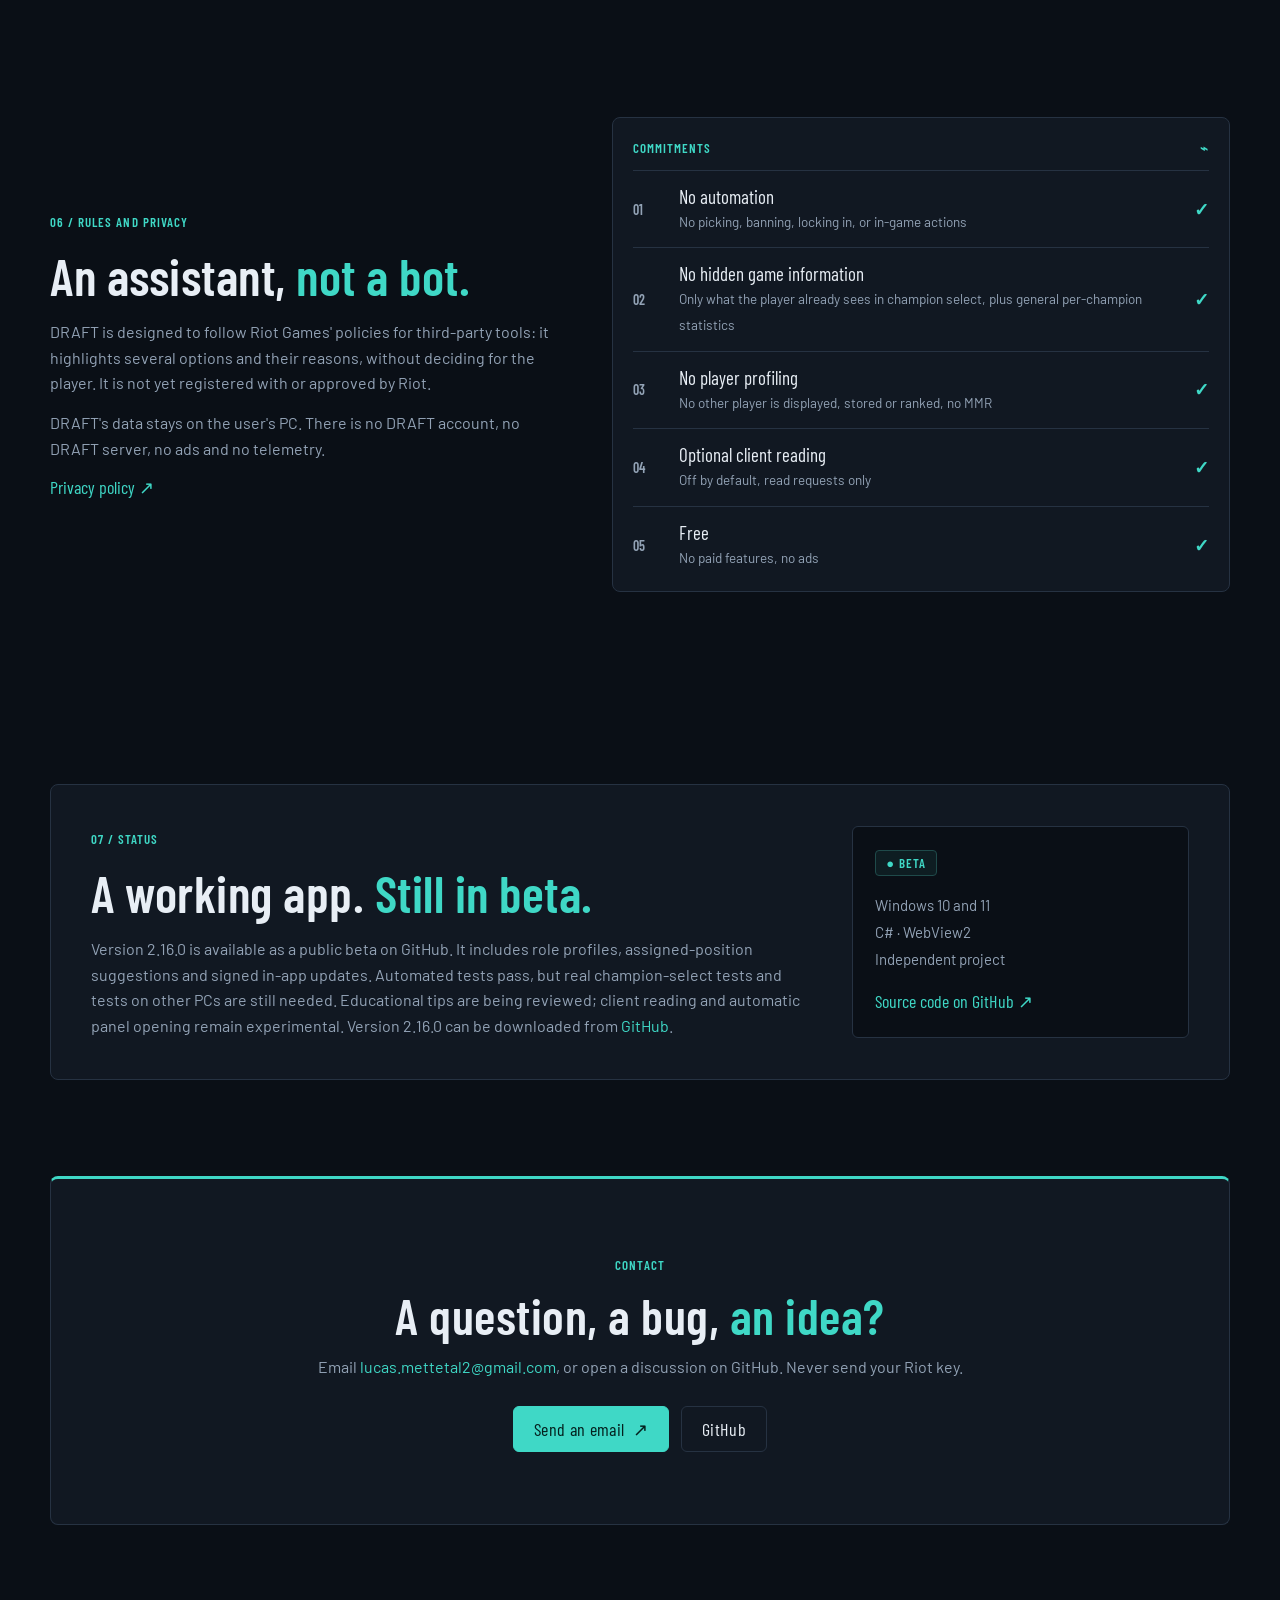
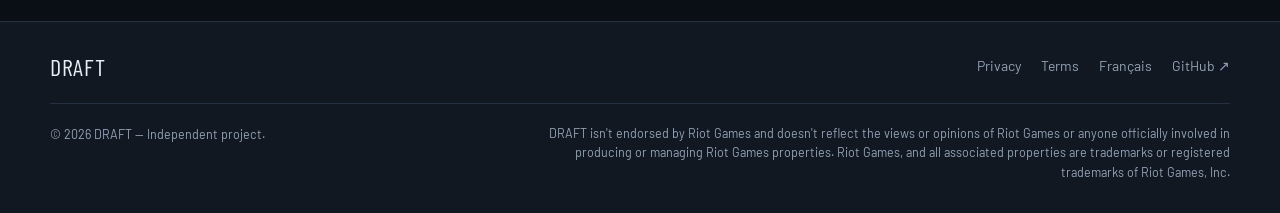
<file: en/index.html>
<!doctype html>
<html lang="en"><head><meta charset="utf-8"><meta name="viewport" content="width=device-width,initial-scale=1"><meta name="theme-color" content="#0a0f16"><title>DRAFT — Your strategic assistant for League of Legends</title><meta name="description" content="DRAFT is a free Windows app, in beta, that ranks the champions in your pool against the enemy League of Legends composition and explains every option."><link rel="canonical" href="https://www.draft-app.fr/en/"><link rel="alternate" hreflang="fr" href="https://www.draft-app.fr/"><link rel="alternate" hreflang="en" href="https://www.draft-app.fr/en/"><link rel="alternate" hreflang="x-default" href="https://www.draft-app.fr/en/"><meta property="og:type" content="website"><meta property="og:locale" content="en_US"><meta property="og:url" content="https://www.draft-app.fr/en/"><meta property="og:title" content="DRAFT — Your strategic assistant for League of Legends"><meta property="og:description" content="The best options from your pool against the enemy composition, with their reasons. No decisions made for you."><meta property="og:image" content="https://www.draft-app.fr/assets/draft-recommandation.webp"><link rel="icon" href="/favicon.svg" type="image/svg+xml"><link rel="stylesheet" href="/styles.css"></head>
<body><a class="skip-link" href="#content">Skip to content</a>
<header class="header"><div class="wrap nav"><a class="brand" href="/en/" aria-label="DRAFT, home">DRAFT</a><button class="menu-toggle" id="menuToggle" aria-label="Open menu" aria-expanded="false" aria-controls="navLinks">☰</button><nav class="navlinks" id="navLinks" aria-label="Main navigation"><a href="#features">Features</a><a href="#how">How it works</a><a href="#demo">Video</a><a href="#riot-api">Riot API</a><a href="#rules">Rules</a><a href="#status">Status</a><a class="lang" href="/" hreflang="fr" lang="fr">FR</a></nav><a class="nav-git" href="https://github.com/lucasmettetal/Draft" target="_blank" rel="noopener noreferrer">GitHub <span aria-hidden="true">↗</span></a></div></header>
<main id="content">
<section class="hero wrap"><div class="hero-copy"><div class="eyebrow"><span class="live-dot"></span> WINDOWS APP · FREE · BETA</div><h1>The best options from your pool, <em>and why.</em></h1><p>During champion select, DRAFT ranks the champions you play against the enemy composition, highlights the best fits and explains how to play each one. It never picks, bans or locks in a champion for you: the decision stays yours.</p><div class="hero-actions"><a class="btn primary" href="https://github.com/lucasmettetal/Draft/releases/latest/download/DRAFT-Portable.exe" target="_blank" rel="noopener noreferrer">Download DRAFT 2.16 <span aria-hidden="true">↗</span></a><a class="btn secondary" href="#riot-api">Riot API usage</a></div><div class="hero-foot"><span><b>5</b> roles</span><i></i><span><b>Your data</b> on your PC</span><i></i><span><b>0</b> decisions made for you</span></div></div>
<figure class="hero-visual shot-frame"><img src="/assets/draft-recommandation.webp" width="1600" height="900" alt="DRAFT main window: the five enemy champions on the left, Twisted Fate ranked first in the center with Kog'Maw as alternative, game plan on the right"><figcaption><span class="mini-dot"></span> DRAFT 2.16 beta interface on a simulated draft (the app is in French).</figcaption></figure></section>
<div class="strip"><div class="wrap strip-inner"><span>YOUR CHAMPIONS, YOUR CALL</span><span class="strip-mark" aria-hidden="true">✧</span><span>EVERY OPTION EXPLAINED</span><span class="strip-mark" aria-hidden="true">✧</span><span>NO DECISIONS MADE FOR YOU</span></div></div>

<section class="section wrap"><div class="section-intro"><span class="kicker">01 / THE PROBLEM</span><h2>A few seconds to decide, <em>five opponents to read.</em></h2><p>In champion select you watch the enemy team come together, but you have little time to work out which of your champions handles it best. DRAFT does that reading with you, using explicit rules, and lets you decide.</p></div><div class="principles"><div><span>01</span><strong>Read</strong><p>Engage, divers, crowd control, squishy targets: the enemy team profile at a glance.</p></div><div><span>02</span><strong>Compare</strong><p>Every champion in your pool is ranked, with an alternative and what separates them.</p></div><div><span>03</span><strong>Understand</strong><p>A game plan for each phase and tips matched to your level, so you learn while playing.</p></div></div></section>

<section class="section feature-section" id="features"><div class="wrap"><div class="section-head"><div><span class="kicker">02 / FEATURES</span><h2>What DRAFT does, <em>with real screenshots.</em></h2></div><p>Screenshots of the DRAFT 2.16 beta interface, with a simulated draft and fictitious data. Each feature shows its maturity level. The app is currently in French.</p></div>
<div class="gallery">
<article class="gallery-item wide"><img src="/assets/draft-panneaux.webp" width="1600" height="791" loading="lazy" alt="DRAFT compact panels in five sizes, each with the enemy composition, the recommended champion and the game plan"><div><span class="feature-num">CHAMP SELECT PANELS <span class="tag-ok">Working</span></span><h3>Next to the client, during the draft</h3><p>Compact panels show the essentials: enemy composition, your pool's ranking and the game plan. They sit next to the client window.</p><p class="note"><span class="tag-exp">Experimental</span> Automatic opening: to know when a champion select starts, DRAFT compares a tiny thumbnail of the client window (96 × 54 pixels, in memory, never saved) with what it has learned. It can be turned off from the tray icon menu.</p></div></article>
<article class="gallery-item"><img src="/assets/draft-profils.webp" width="780" height="713" loading="lazy" alt="DRAFT settings: buttons for the five roles, four champions in the Mid pool and a champion search"><div><span class="feature-num">ROLE PROFILES <span class="tag-ok">Beta 2.16</span></span><h3>One pool for each of the five roles</h3><p>Top, Jungle, Mid, ADC, Support: each role keeps its own champions. Switch roles in one click and export your profiles to a file.</p><p class="note"><span class="tag-exp">Experimental</span> If you enable client reading, DRAFT can suggest the profile for the position League assigns you. It only switches roles by itself if you choose so.</p></div></article>
<article class="gallery-item"><img src="/assets/draft-plan.webp" width="464" height="622" loading="lazy" alt="Game plan with Twisted Fate: win condition, threats, targets, suggested bans and phase tips"><div><span class="feature-num">GAME PLAN <span class="tag-exp">Under review</span></span><h3>How to win with this pick</h3><p>The win condition, threats, targets and useful bans, then tips for laning, mid game and teamfights. These tips are hand-written and still being reviewed.</p></div></article>
<article class="gallery-item"><img src="/assets/draft-analyse.webp" width="464" height="610" loading="lazy" alt="Analysis tab: criteria table (direct matchup, exploitable targets, survival against divers…) for four champions"><div><span class="feature-num">ANALYSIS <span class="tag-ok">Working</span></span><h3>The reasoning behind the ranking</h3><p>Criterion by criterion, DRAFT shows what puts one champion ahead of another. When two options are very close, it says so instead of choosing at random.</p></div></article>
<article class="gallery-item"><img src="/assets/draft-parties.webp" width="464" height="610" loading="lazy" alt="Games tab: wins per champion on a fictitious history for the account Test#TEST"><div><span class="feature-num">GAMES <span class="tag-ok">Optional</span></span><h3>Your experience, next to the advice</h3><p>If you import your ranked history, DRAFT shows your most played champions. These numbers inform you; they never change the strategic ranking.</p></div></article>
</div></div></section>

<section class="section wrap process" id="how"><div class="section-intro"><span class="kicker">03 / HOW IT WORKS</span><h2>Four steps, <em>and the decision stays yours.</em></h2></div><div class="steps"><div class="step"><div class="step-count">01</div><div><h3>Launch DRAFT</h3><p>An icon appears next to the Windows clock. No account and no key are needed.</p></div></div><div class="step"><div class="step-count">02</div><div><h3>Set up your pool</h3><p>In settings, add the champions you play for each role. They are saved on your PC.</p></div></div><div class="step"><div class="step-count">03</div><div><h3>Enter the enemy picks</h3><p>Type each enemy champion once it is locked in, or enable optional client reading to add them for you. Their guessed role can be corrected in one click.</p></div></div><div class="step"><div class="step-count">04</div><div><h3>Compare, then pick</h3><p>Your ranked pool, the reasons and a game plan. You select and lock in yourself, in the client.</p></div></div></div></section>

<section class="section wrap" id="demo"><div class="section-intro"><span class="kicker">04 / VIDEO</span><h2>The full tutorial, <em>in four minutes.</em></h2><p>Launch, profiles, entering enemy picks, reading the ranking, panels, tabs and Riot import. The video only plays when you click it.</p></div><figure class="video-frame"><video controls preload="none" playsinline poster="/assets/draft-recommandation.webp" width="1920" height="1080"><source src="/assets/draft-tutoriel.mp4" type="video/mp4"><track kind="subtitles" src="/assets/draft-tutoriel-en.vtt" srclang="en" label="English" default><a href="/assets/draft-tutoriel.mp4">Download the video (MP4)</a></video><figcaption>Silent video with on-screen descriptions in French; English subtitles shown at the top. Simulated draft and fictitious data.</figcaption></figure></section>

<section class="section wrap" id="riot-api"><div class="section-intro"><span class="kicker">05 / RIOT GAMES API</span><h2>What DRAFT asks Riot for, <em>and why.</em></h2><p>The core ranking works without any request to Riot. The official API powers three optional features, always started by the user from the settings or the tray icon menu. They are described as they work in version 2.16 beta.</p></div>
<div class="api-grid three">
<article class="api-card"><span class="feature-num">1 · PERSONAL HISTORY</span><h3>Import your ranked games</h3><p>The user enters one or more Riot IDs, a region and how many games to read (100, 200 or 500 per import). The tool is meant for the user's own accounts; in the beta, nothing verifies ownership (see Riot Sign On below).</p><ul class="api-list"><li><code>ACCOUNT-V1</code> <span>/riot/account/v1/accounts/by-riot-id/{gameName}/{tagLine}</span></li><li><code>MATCH-V5</code> <span>/lol/match/v5/matches/by-puuid/{puuid}/ids?queue=420</span></li><li><code>MATCH-V5</code> <span>/lol/match/v5/matches/{matchId}</span></li></ul><p class="api-keep"><b>Kept on the PC until deleted:</b> the Riot ID entered; for each ranked solo/duo game longer than 5 minutes, its ID, date, patch, duration, champion, position, result, K/D/A and the enemy champions. No name or identifier of any other player.</p><p class="api-show"><b>Shown:</b> most played champions and records in the Games tab.</p></article>
<article class="api-card"><span class="feature-num">2 · ROLES PER CHAMPION</span><h3>Aggregated statistics</h3><p>To guess the enemy champions' roles, especially mid, DRAFT counts positions played over about 1,000 recent ranked games (last 14 days). It takes about 40 minutes.</p><ul class="api-list"><li><code>LEAGUE-EXP-V4</code> <span>/lol/league-exp/v4/entries/RANKED_SOLO_5x5/{tier}/II?page=1 — Silver to Emerald, starting point</span></li><li><code>MATCH-V5</code> <span>match lists (5 games per player) and match details</span></li></ul><p class="api-keep"><b>Kept:</b> champion × position counters per patch, the IDs of matches already read and a few compositions (champions only) used to measure how accurate the guesses are. Starting players stay in memory and are never saved.</p></article>
<article class="api-card"><span class="feature-num">3 · POOL MATCHUPS</span><h3>Records against the direct opponent</h3><p>For the "direct matchup" criterion, DRAFT measures how the pool's champions fare against their same-position opponent over the last 30 days. It starts from the same lists, then follows, in memory, players who play those champions. At most 3,000 requests, about 65 minutes.</p><ul class="api-list"><li><code>LEAGUE-EXP-V4</code> <span>same starting point as above</span></li><li><code>MATCH-V5</code> <span>ranked solo/duo match lists and details</span></li></ul><p class="api-keep"><b>Kept:</b> wins and games per pool champion and per opponent, per patch, and the IDs of matches read. Below 30 games for a matchup, the record is not used and the hand-written table remains the reference.</p></article>
</div>
<div class="api-rules"><div><strong>Key never exposed</strong><p>In the beta, each user enters their own development key. It is masked on entry, sent only to Riot in the <code>X-Riot-Token</code> header, never in a URL, and is neither stored nor logged.</p></div><div><strong>Rate limits respected</strong><p>At most one request every 1.3 seconds, below a personal key's limit (100 requests per 2 minutes). On a 429 response, DRAFT waits for the <code>Retry-After</code> delay. On 401 or 403, it stops.</p></div><div><strong>No duplicates</strong><p>Matches already read are never requested again. A recent role computation (under 3 days) is not rerun, and the next import resumes where the previous one stopped.</p></div></div>
<div class="api-other">
<article><span class="feature-num">NOT THE RIOT DEVELOPER API</span><h3>Client reading (LCU) <span class="tag-exp">Experimental · off by default</span></h3><p>The League client's local API runs on the player's PC: it is not the public Riot Developer API, and Riot states it is not officially supported for third-party applications. If the user enables it, DRAFT only sends read requests (GET) to two local endpoints: <code>/lol-gameflow/v1/gameflow-phase</code> and <code>/lol-champ-select/v1/session</code>. It keeps the phase, enemy champions already locked in and the player's assigned position. It ignores names, identifiers, hovers, allied picks and bans. This use will be declared in the registration request to Riot.</p></article>
<article><span class="feature-num">STATIC DATA</span><h3>Data Dragon</h3><p>Champion artwork and the version list are loaded from <code>ddragon.leagueoflegends.com</code>, Riot's static content service. No key is needed.</p></article>
</div>
<div class="api-plan"><span class="kicker">PLANNED ARCHITECTURE WITH A PRODUCTION KEY · NOT BUILT YET</span><p>A production key cannot be embedded in a distributed app. The project therefore plans a DRAFT server that would keep the key, compute aggregated statistics (roles and matchups) once and distribute them as anonymous counters. The app would no longer need any key, and the total number of requests sent to Riot would drop sharply. Personal history import would go through Riot Sign On, so that each player only imports their own accounts.</p></div></section>

<section class="section wrap privacy" id="rules"><div class="privacy-copy"><span class="kicker">06 / RULES AND PRIVACY</span><h2>An assistant, <em>not a bot.</em></h2><p>DRAFT is designed to follow Riot Games' policies for third-party tools: it highlights several options and their reasons, without deciding for the player. It is not yet registered with or approved by Riot.</p><p>DRAFT's data stays on the user's PC. There is no DRAFT account, no DRAFT server, no ads and no telemetry.</p><a class="inline-link" href="/en/privacy.html">Privacy policy ↗</a></div><div class="privacy-panel"><div class="panel-kicker">COMMITMENTS <span aria-hidden="true">⌁</span></div><div class="panel-row"><span>01</span><div><strong>No automation</strong><small>No picking, banning, locking in, or in-game actions</small></div><b aria-hidden="true">✓</b></div><div class="panel-row"><span>02</span><div><strong>No hidden game information</strong><small>Only what the player already sees in champion select, plus general per-champion statistics</small></div><b aria-hidden="true">✓</b></div><div class="panel-row"><span>03</span><div><strong>No player profiling</strong><small>No other player is displayed, stored or ranked, no MMR</small></div><b aria-hidden="true">✓</b></div><div class="panel-row"><span>04</span><div><strong>Optional client reading</strong><small>Off by default, read requests only</small></div><b aria-hidden="true">✓</b></div><div class="panel-row"><span>05</span><div><strong>Free</strong><small>No paid features, no ads</small></div><b aria-hidden="true">✓</b></div></div></section>

<section class="section wrap" id="status"><div class="status"><div><span class="kicker">07 / STATUS</span><h2>A working app. <em>Still in beta.</em></h2><p>Version 2.16.0 is available as a public beta on GitHub. It includes role profiles, assigned-position suggestions and signed in-app updates. Automated tests pass, but real champion-select tests and tests on other PCs are still needed. Educational tips are being reviewed; client reading and automatic panel opening remain experimental. Version 2.16.0 can be downloaded from <a href="https://github.com/lucasmettetal/Draft/releases/latest" target="_blank" rel="noopener noreferrer" style="color:var(--accent)">GitHub</a>.</p></div><div class="status-box"><span class="status-pill">● BETA</span><p>Windows 10 and 11<br>C# · WebView2<br>Independent project</p><a href="https://github.com/lucasmettetal/Draft" target="_blank" rel="noopener noreferrer">Source code on GitHub ↗</a></div></div></section>
<section class="wrap closing"><span class="kicker">CONTACT</span><h2>A question, a bug, <em>an idea?</em></h2><p>Email <a href="mailto:lucas.mettetal2@gmail.com">lucas.mettetal2@gmail.com</a>, or open a discussion on GitHub. Never send your Riot key.</p><div class="hero-actions center"><a class="btn primary" href="mailto:lucas.mettetal2@gmail.com">Send an email <span aria-hidden="true">↗</span></a><a class="btn secondary" href="https://github.com/lucasmettetal/Draft/issues" target="_blank" rel="noopener noreferrer">GitHub</a></div></section></main>
<footer class="footer"><div class="wrap footer-main"><a class="brand" href="/en/">DRAFT</a><div><a href="/en/privacy.html">Privacy</a><a href="/en/terms.html">Terms</a><a href="/" hreflang="fr" lang="fr">Français</a><a href="https://github.com/lucasmettetal/Draft" target="_blank" rel="noopener noreferrer">GitHub ↗</a></div></div><div class="wrap footer-bottom legal-boiler"><span>© 2026 DRAFT — Independent project.</span><span>DRAFT isn't endorsed by Riot Games and doesn't reflect the views or opinions of Riot Games or anyone officially involved in producing or managing Riot Games properties. Riot Games, and all associated properties are trademarks or registered trademarks of Riot Games, Inc.</span></div></footer><script src="/main.js" defer></script></body></html>
</file>
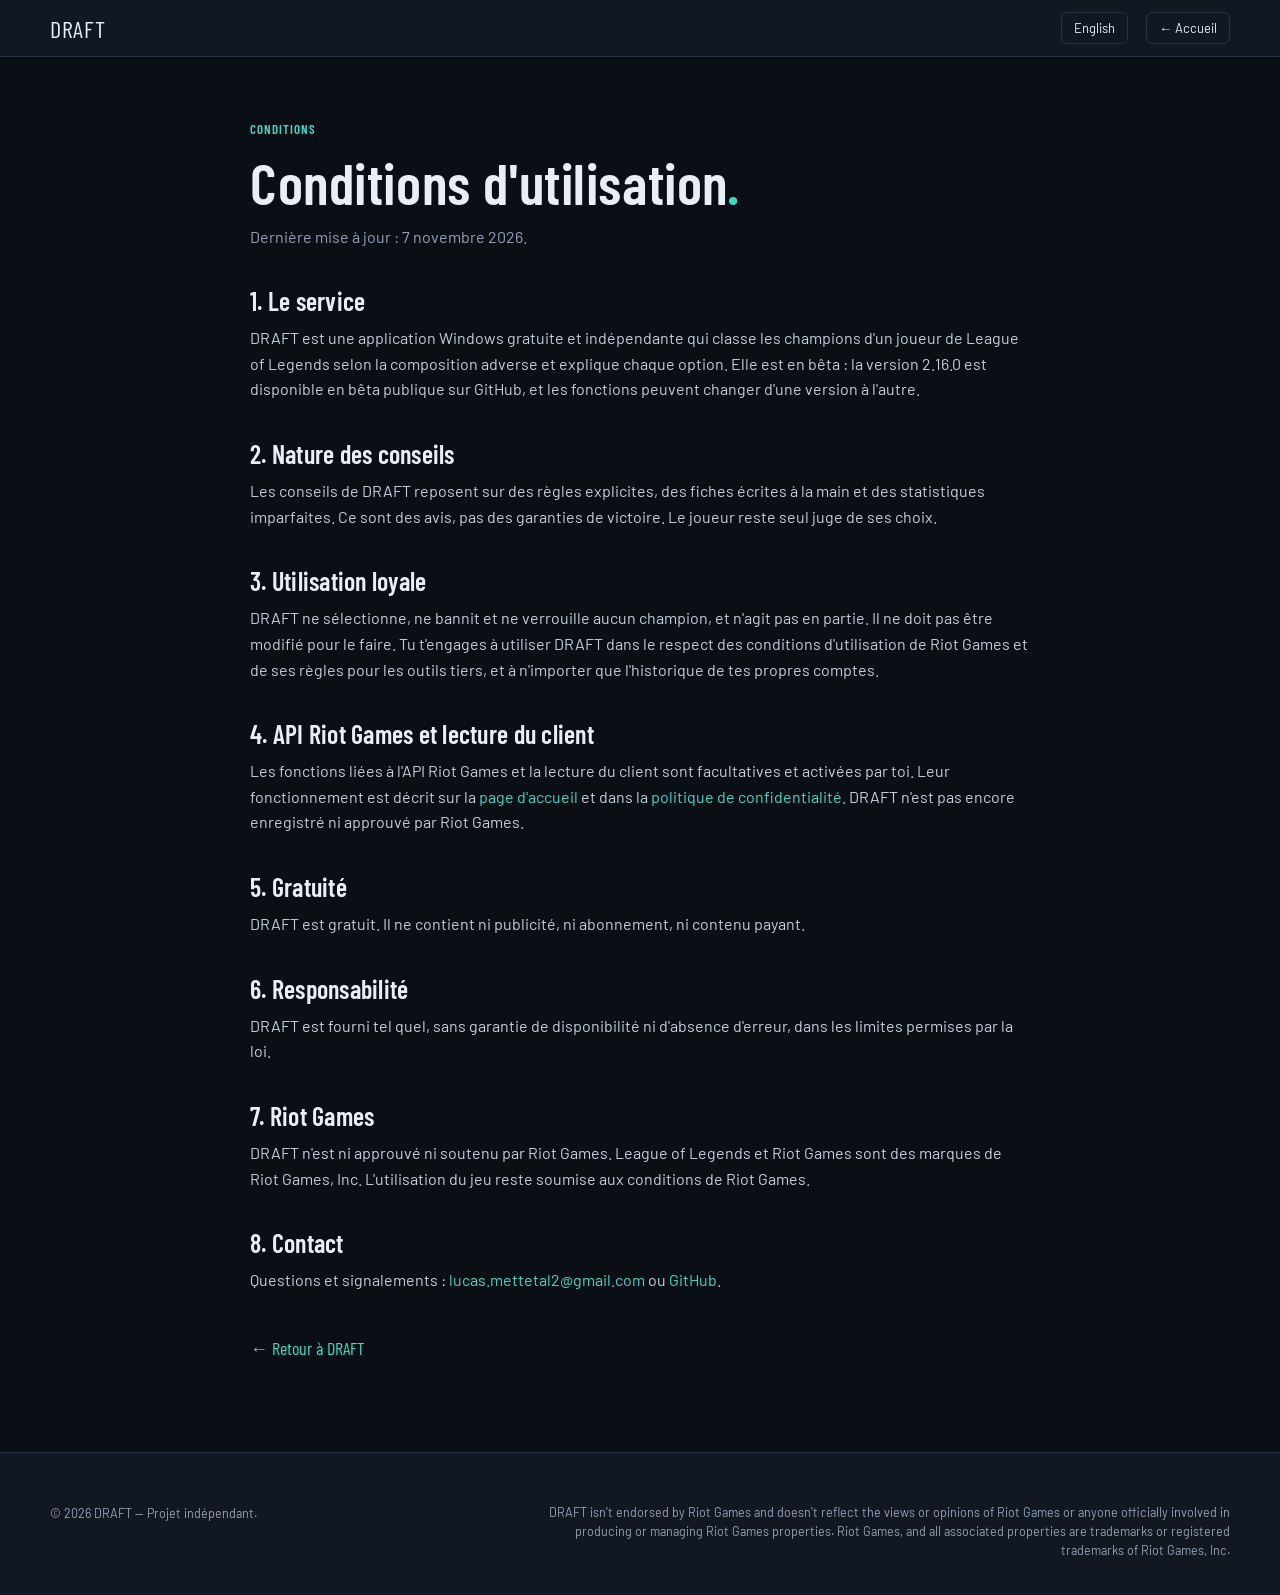
<file: conditions.html>
<!doctype html><html lang="fr"><head><meta charset="utf-8"><meta name="viewport" content="width=device-width,initial-scale=1"><meta name="theme-color" content="#0a0f16"><title>Conditions d'utilisation — DRAFT</title><meta name="description" content="Conditions d'utilisation de l'application DRAFT, assistant de sélection gratuit et indépendant pour League of Legends."><link rel="canonical" href="https://www.draft-app.fr/conditions.html"><link rel="alternate" hreflang="fr" href="https://www.draft-app.fr/conditions.html"><link rel="alternate" hreflang="en" href="https://www.draft-app.fr/en/terms.html"><link rel="stylesheet" href="/styles.css"><link rel="icon" href="/favicon.svg"></head><body><a class="skip-link" href="#contenu">Aller au contenu</a><header class="header"><div class="wrap nav"><a class="brand" href="/" aria-label="DRAFT, accueil">DRAFT</a><a class="nav-git" href="/en/terms.html" hreflang="en" lang="en">English</a><a class="nav-git" href="/">← Accueil</a></div></header><main id="contenu" class="wrap legal-main"><div class="kicker">CONDITIONS</div><h1>Conditions d'utilisation<span class="mint">.</span></h1><p>Dernière mise à jour : 7 novembre 2026.</p>
<h2>1. Le service</h2><p>DRAFT est une application Windows gratuite et indépendante qui classe les champions d'un joueur de League of Legends selon la composition adverse et explique chaque option. Elle est en bêta : la version 2.16.0 est disponible en bêta publique sur GitHub, et les fonctions peuvent changer d'une version à l'autre.</p>
<h2>2. Nature des conseils</h2><p>Les conseils de DRAFT reposent sur des règles explicites, des fiches écrites à la main et des statistiques imparfaites. Ce sont des avis, pas des garanties de victoire. Le joueur reste seul juge de ses choix.</p>
<h2>3. Utilisation loyale</h2><p>DRAFT ne sélectionne, ne bannit et ne verrouille aucun champion, et n'agit pas en partie. Il ne doit pas être modifié pour le faire. Tu t'engages à utiliser DRAFT dans le respect des conditions d'utilisation de Riot Games et de ses règles pour les outils tiers, et à n'importer que l'historique de tes propres comptes.</p>
<h2>4. API Riot Games et lecture du client</h2><p>Les fonctions liées à l'API Riot Games et la lecture du client sont facultatives et activées par toi. Leur fonctionnement est décrit sur la <a href="/#api-riot">page d'accueil</a> et dans la <a href="/confidentialite.html">politique de confidentialité</a>. DRAFT n'est pas encore enregistré ni approuvé par Riot Games.</p>
<h2>5. Gratuité</h2><p>DRAFT est gratuit. Il ne contient ni publicité, ni abonnement, ni contenu payant.</p>
<h2>6. Responsabilité</h2><p>DRAFT est fourni tel quel, sans garantie de disponibilité ni d'absence d'erreur, dans les limites permises par la loi.</p>
<h2>7. Riot Games</h2><p>DRAFT n'est ni approuvé ni soutenu par Riot Games. League of Legends et Riot Games sont des marques de Riot Games, Inc. L'utilisation du jeu reste soumise aux conditions de Riot Games.</p>
<h2>8. Contact</h2><p>Questions et signalements : <a href="mailto:lucas.mettetal2@gmail.com">lucas.mettetal2@gmail.com</a> ou <a href="https://github.com/lucasmettetal/Draft/issues" target="_blank" rel="noopener noreferrer">GitHub</a>.</p>
<a class="legal-back" href="/">← Retour à DRAFT</a></main><footer class="footer"><div class="wrap footer-bottom legal-boiler"><span>© 2026 DRAFT — Projet indépendant.</span><span lang="en">DRAFT isn't endorsed by Riot Games and doesn't reflect the views or opinions of Riot Games or anyone officially involved in producing or managing Riot Games properties. Riot Games, and all associated properties are trademarks or registered trademarks of Riot Games, Inc.</span></div></footer></body></html>
</file>
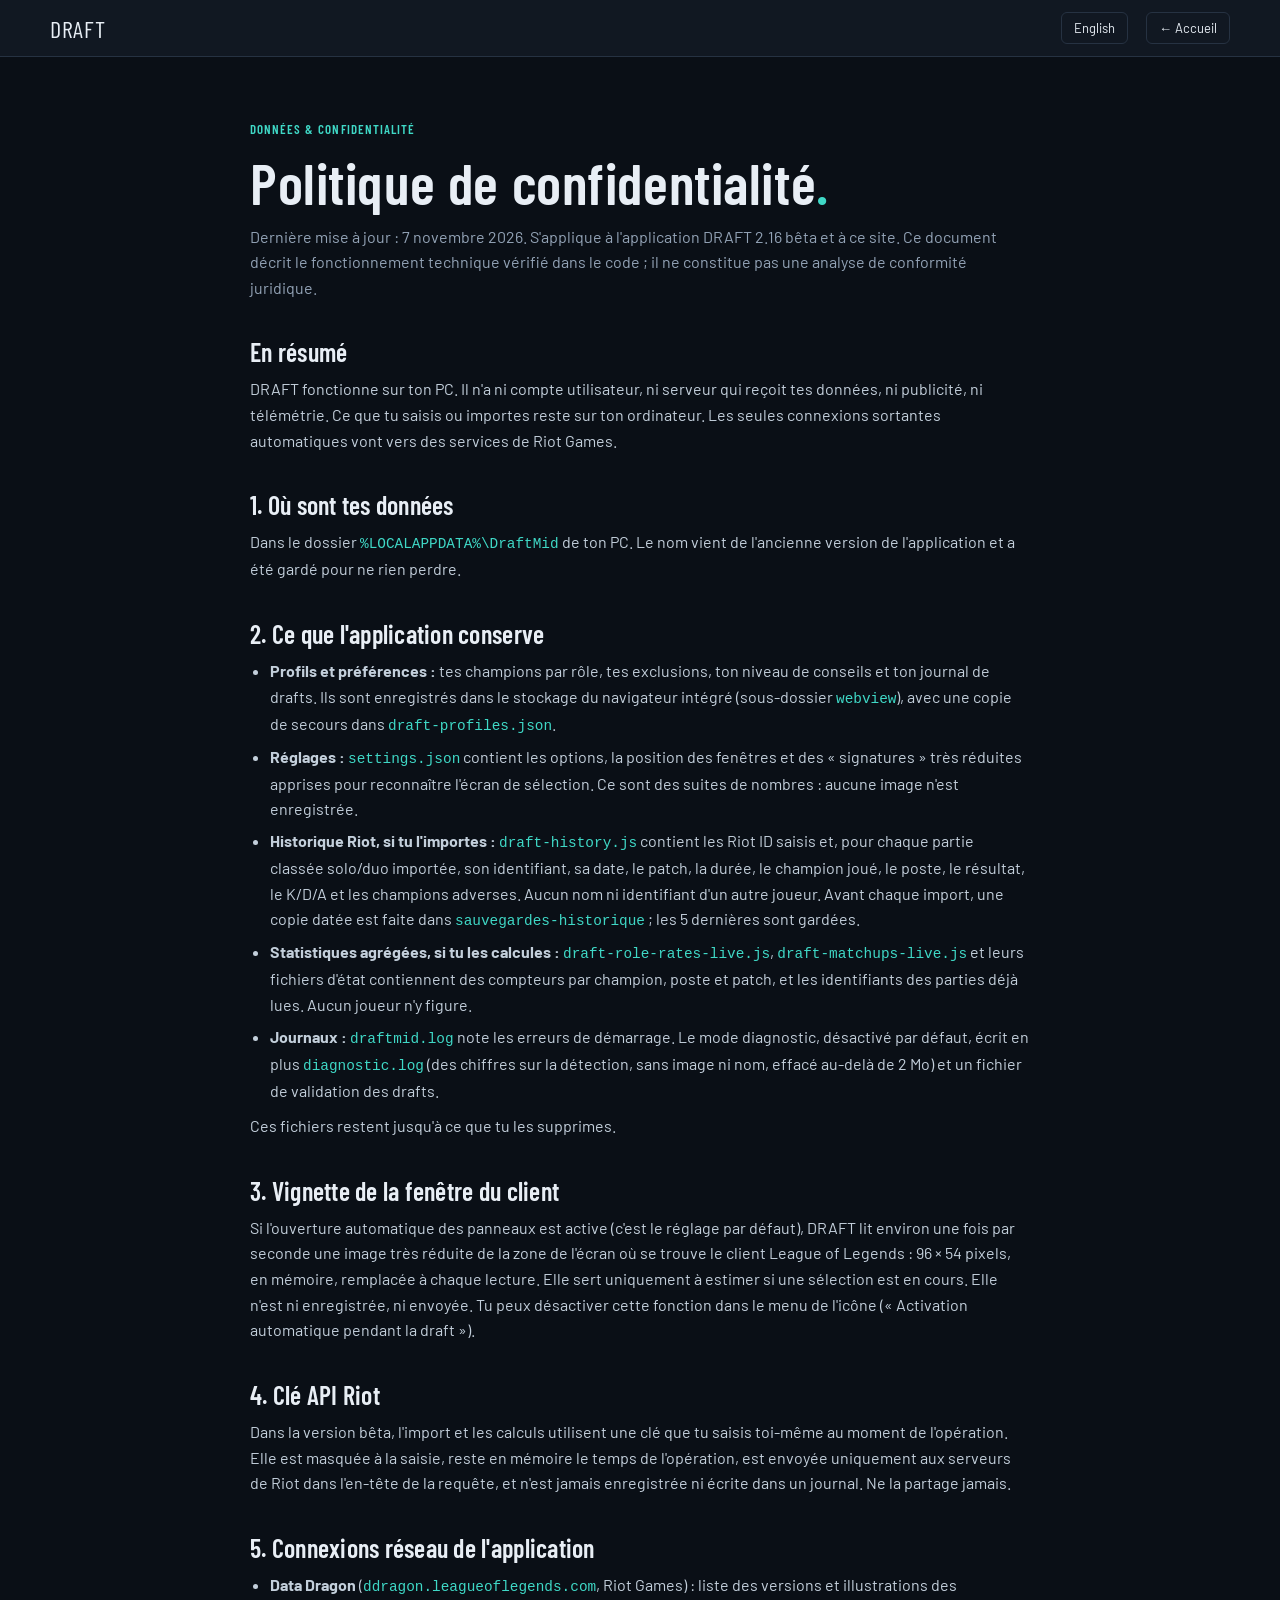
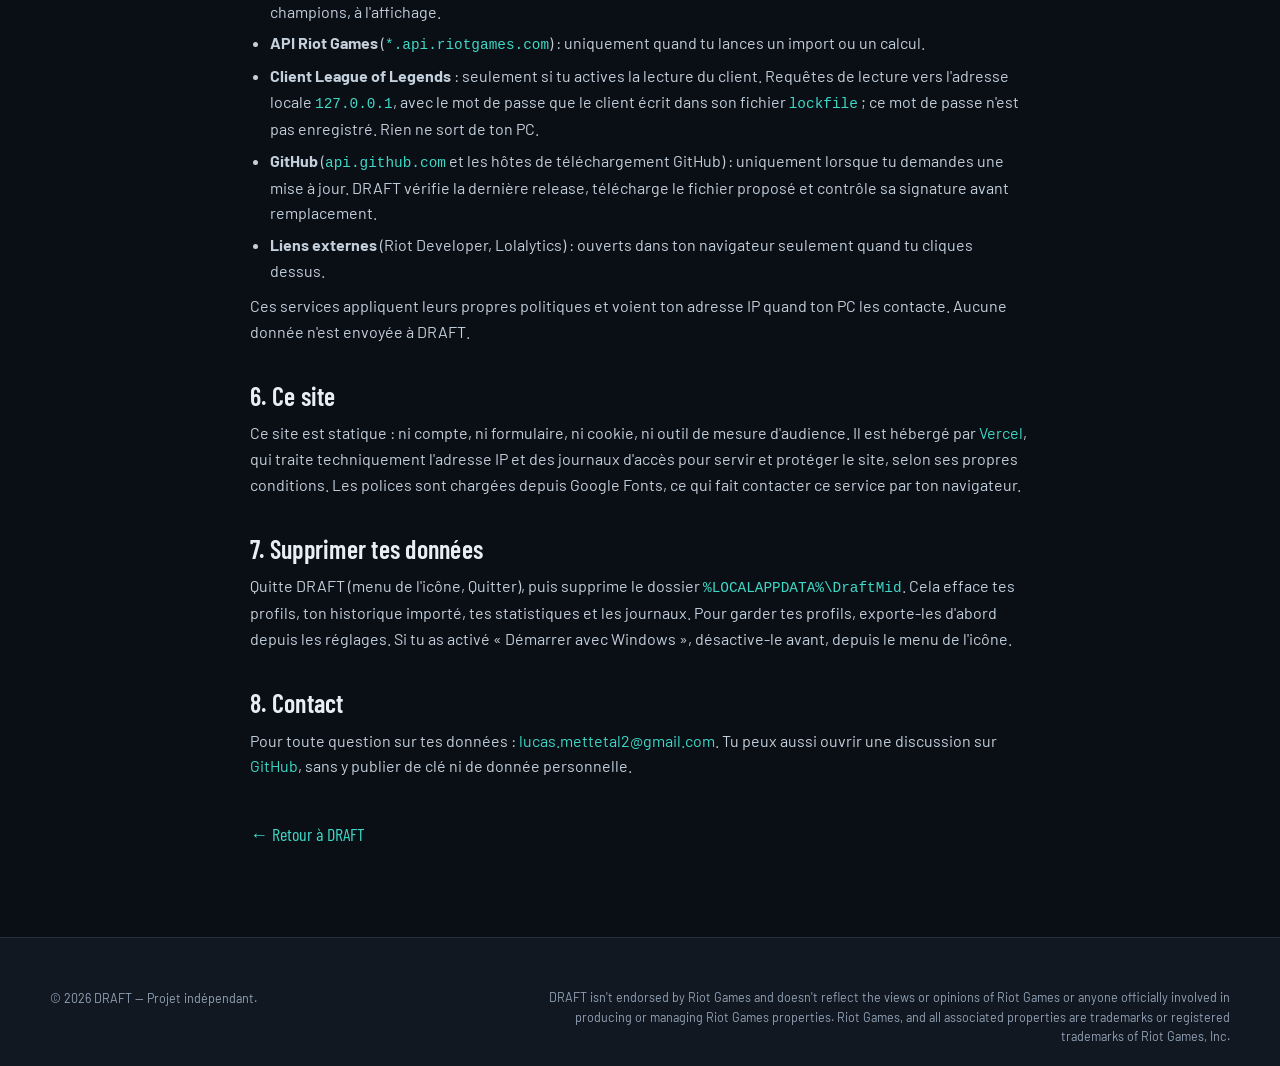
<file: confidentialite.html>
<!doctype html><html lang="fr"><head><meta charset="utf-8"><meta name="viewport" content="width=device-width,initial-scale=1"><meta name="theme-color" content="#0a0f16"><title>Confidentialité — DRAFT</title><meta name="description" content="Quelles données l'application DRAFT conserve, où, comment les supprimer, et quelles connexions réseau elle établit."><link rel="canonical" href="https://www.draft-app.fr/confidentialite.html"><link rel="alternate" hreflang="fr" href="https://www.draft-app.fr/confidentialite.html"><link rel="alternate" hreflang="en" href="https://www.draft-app.fr/en/privacy.html"><link rel="stylesheet" href="/styles.css"><link rel="icon" href="/favicon.svg"></head><body><a class="skip-link" href="#contenu">Aller au contenu</a><header class="header"><div class="wrap nav"><a class="brand" href="/" aria-label="DRAFT, accueil">DRAFT</a><a class="nav-git" href="/en/privacy.html" hreflang="en" lang="en">English</a><a class="nav-git" href="/">← Accueil</a></div></header><main id="contenu" class="wrap legal-main"><div class="kicker">DONNÉES &amp; CONFIDENTIALITÉ</div><h1>Politique de confidentialité<span class="mint">.</span></h1><p>Dernière mise à jour : 7 novembre 2026. S'applique à l'application DRAFT 2.16 bêta et à ce site. Ce document décrit le fonctionnement technique vérifié dans le code ; il ne constitue pas une analyse de conformité juridique.</p>
<h2>En résumé</h2><p>DRAFT fonctionne sur ton PC. Il n'a ni compte utilisateur, ni serveur qui reçoit tes données, ni publicité, ni télémétrie. Ce que tu saisis ou importes reste sur ton ordinateur. Les seules connexions sortantes automatiques vont vers des services de Riot Games.</p>
<h2>1. Où sont tes données</h2><p>Dans le dossier <code>%LOCALAPPDATA%\DraftMid</code> de ton PC. Le nom vient de l'ancienne version de l'application et a été gardé pour ne rien perdre.</p>
<h2>2. Ce que l'application conserve</h2><ul>
<li><strong>Profils et préférences :</strong> tes champions par rôle, tes exclusions, ton niveau de conseils et ton journal de drafts. Ils sont enregistrés dans le stockage du navigateur intégré (sous-dossier <code>webview</code>), avec une copie de secours dans <code>draft-profiles.json</code>.</li>
<li><strong>Réglages :</strong> <code>settings.json</code> contient les options, la position des fenêtres et des « signatures » très réduites apprises pour reconnaître l'écran de sélection. Ce sont des suites de nombres : aucune image n'est enregistrée.</li>
<li><strong>Historique Riot, si tu l'importes :</strong> <code>draft-history.js</code> contient les Riot ID saisis et, pour chaque partie classée solo/duo importée, son identifiant, sa date, le patch, la durée, le champion joué, le poste, le résultat, le K/D/A et les champions adverses. Aucun nom ni identifiant d'un autre joueur. Avant chaque import, une copie datée est faite dans <code>sauvegardes-historique</code> ; les 5 dernières sont gardées.</li>
<li><strong>Statistiques agrégées, si tu les calcules :</strong> <code>draft-role-rates-live.js</code>, <code>draft-matchups-live.js</code> et leurs fichiers d'état contiennent des compteurs par champion, poste et patch, et les identifiants des parties déjà lues. Aucun joueur n'y figure.</li>
<li><strong>Journaux :</strong> <code>draftmid.log</code> note les erreurs de démarrage. Le mode diagnostic, désactivé par défaut, écrit en plus <code>diagnostic.log</code> (des chiffres sur la détection, sans image ni nom, effacé au-delà de 2 Mo) et un fichier de validation des drafts.</li>
</ul><p>Ces fichiers restent jusqu'à ce que tu les supprimes.</p>
<h2>3. Vignette de la fenêtre du client</h2><p>Si l'ouverture automatique des panneaux est active (c'est le réglage par défaut), DRAFT lit environ une fois par seconde une image très réduite de la zone de l'écran où se trouve le client League of Legends : 96 × 54 pixels, en mémoire, remplacée à chaque lecture. Elle sert uniquement à estimer si une sélection est en cours. Elle n'est ni enregistrée, ni envoyée. Tu peux désactiver cette fonction dans le menu de l'icône (« Activation automatique pendant la draft »).</p>
<h2>4. Clé API Riot</h2><p>Dans la version bêta, l'import et les calculs utilisent une clé que tu saisis toi-même au moment de l'opération. Elle est masquée à la saisie, reste en mémoire le temps de l'opération, est envoyée uniquement aux serveurs de Riot dans l'en-tête de la requête, et n'est jamais enregistrée ni écrite dans un journal. Ne la partage jamais.</p>
<h2>5. Connexions réseau de l'application</h2><ul><li><strong>Data Dragon</strong> (<code>ddragon.leagueoflegends.com</code>, Riot Games) : liste des versions et illustrations des champions, à l'affichage.</li><li><strong>API Riot Games</strong> (<code>*.api.riotgames.com</code>) : uniquement quand tu lances un import ou un calcul.</li><li><strong>Client League of Legends</strong> : seulement si tu actives la lecture du client. Requêtes de lecture vers l'adresse locale <code>127.0.0.1</code>, avec le mot de passe que le client écrit dans son fichier <code>lockfile</code> ; ce mot de passe n'est pas enregistré. Rien ne sort de ton PC.</li><li><strong>GitHub</strong> (<code>api.github.com</code> et les hôtes de téléchargement GitHub) : uniquement lorsque tu demandes une mise à jour. DRAFT vérifie la dernière release, télécharge le fichier proposé et contrôle sa signature avant remplacement.</li><li><strong>Liens externes</strong> (Riot Developer, Lolalytics) : ouverts dans ton navigateur seulement quand tu cliques dessus.</li></ul><p>Ces services appliquent leurs propres politiques et voient ton adresse IP quand ton PC les contacte. Aucune donnée n'est envoyée à DRAFT.</p>
<h2>6. Ce site</h2><p>Ce site est statique : ni compte, ni formulaire, ni cookie, ni outil de mesure d'audience. Il est hébergé par <a href="https://vercel.com" target="_blank" rel="noopener noreferrer">Vercel</a>, qui traite techniquement l'adresse IP et des journaux d'accès pour servir et protéger le site, selon ses propres conditions. Les polices sont chargées depuis Google Fonts, ce qui fait contacter ce service par ton navigateur.</p>
<h2>7. Supprimer tes données</h2><p>Quitte DRAFT (menu de l'icône, Quitter), puis supprime le dossier <code>%LOCALAPPDATA%\DraftMid</code>. Cela efface tes profils, ton historique importé, tes statistiques et les journaux. Pour garder tes profils, exporte-les d'abord depuis les réglages. Si tu as activé « Démarrer avec Windows », désactive-le avant, depuis le menu de l'icône.</p>
<h2>8. Contact</h2><p>Pour toute question sur tes données : <a href="mailto:lucas.mettetal2@gmail.com">lucas.mettetal2@gmail.com</a>. Tu peux aussi ouvrir une discussion sur <a href="https://github.com/lucasmettetal/Draft/issues" target="_blank" rel="noopener noreferrer">GitHub</a>, sans y publier de clé ni de donnée personnelle.</p>
<a class="legal-back" href="/">← Retour à DRAFT</a></main><footer class="footer"><div class="wrap footer-bottom legal-boiler"><span>© 2026 DRAFT — Projet indépendant.</span><span lang="en">DRAFT isn't endorsed by Riot Games and doesn't reflect the views or opinions of Riot Games or anyone officially involved in producing or managing Riot Games properties. Riot Games, and all associated properties are trademarks or registered trademarks of Riot Games, Inc.</span></div></footer></body></html>
</file>
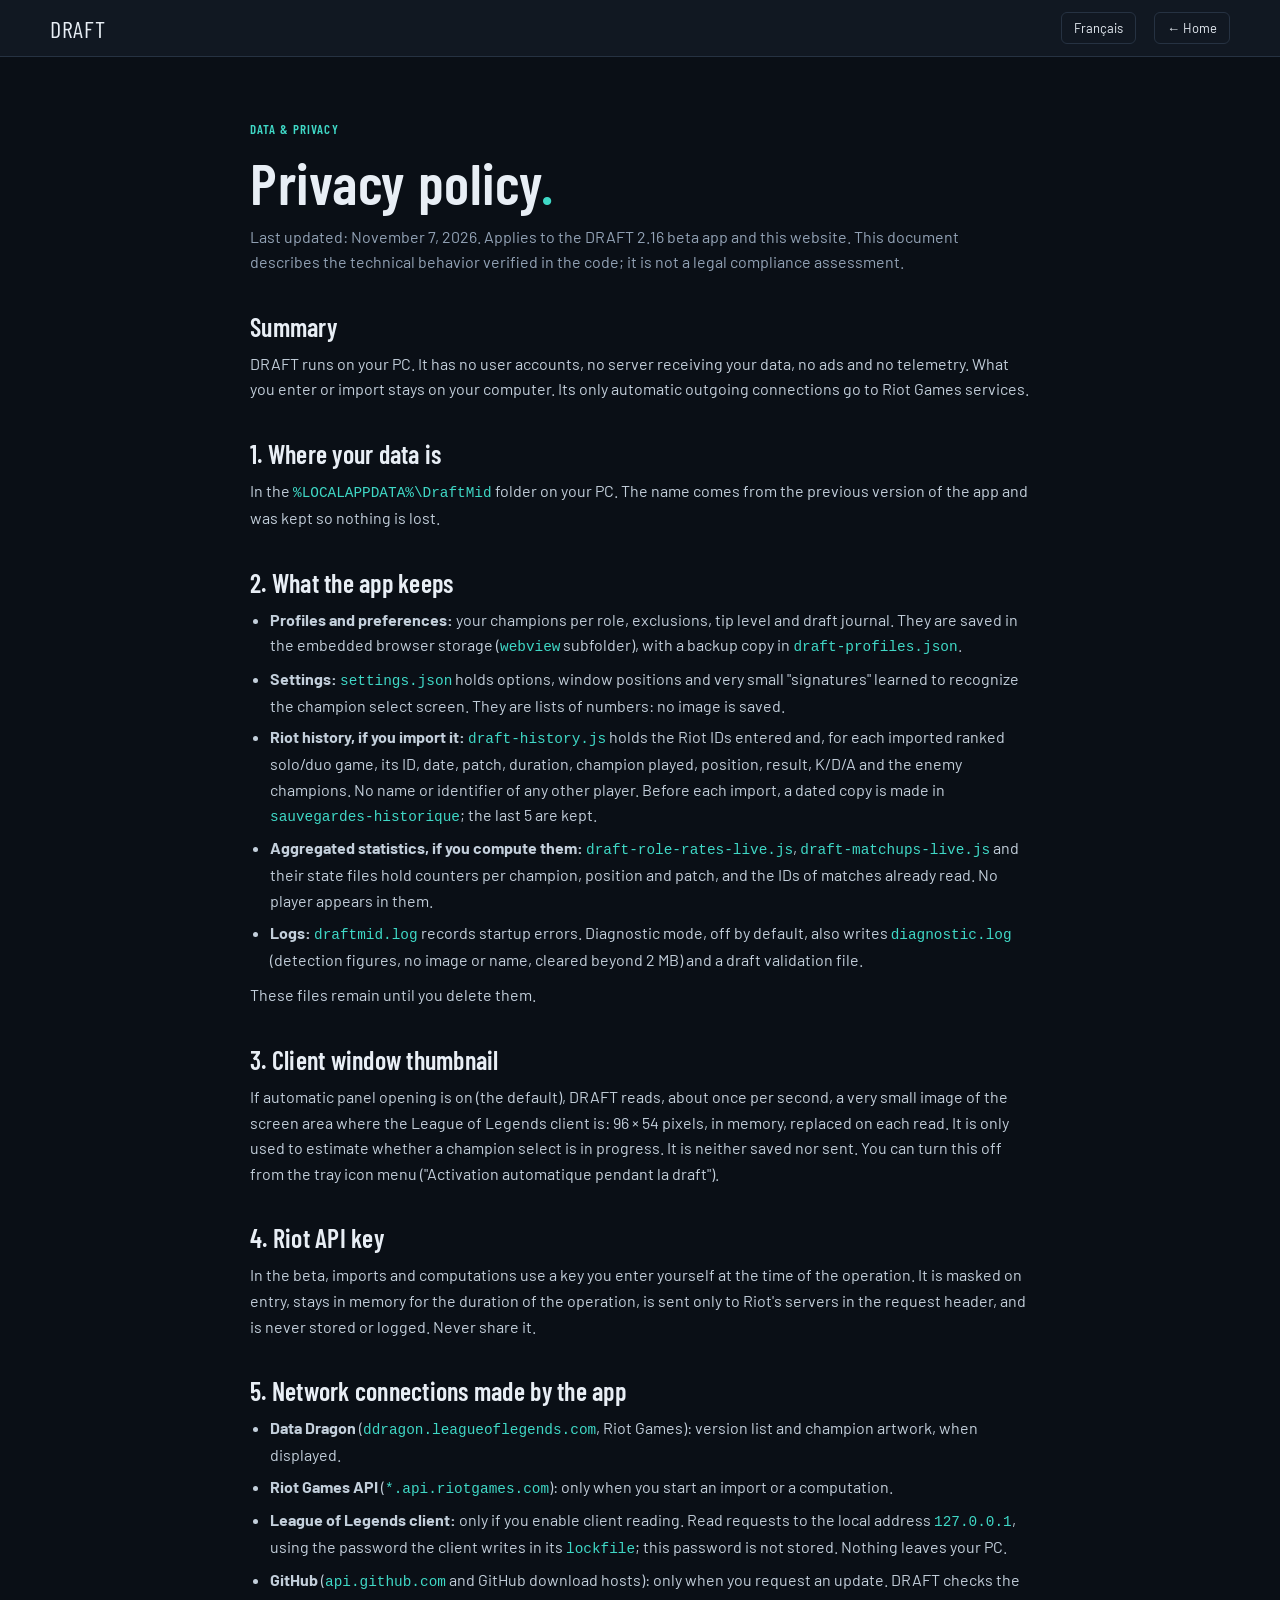
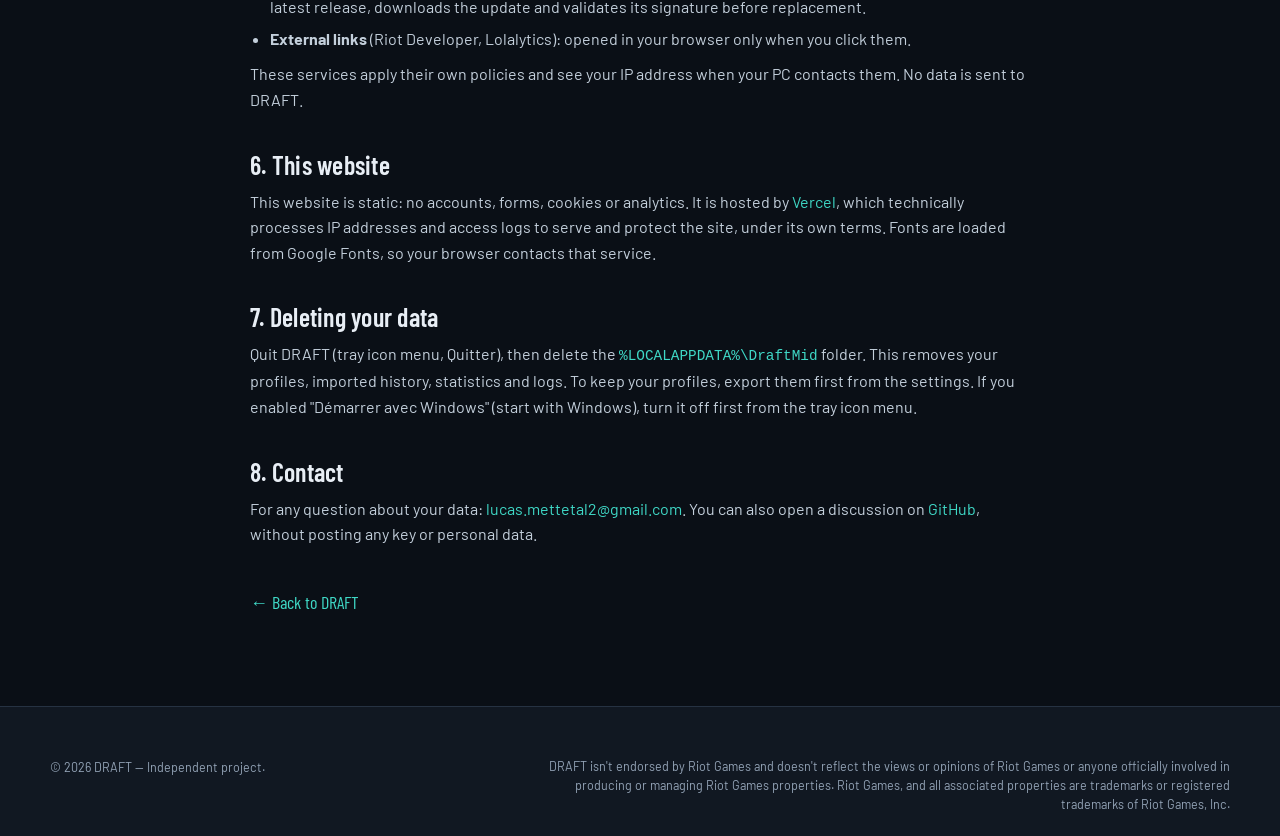
<file: en/privacy.html>
<!doctype html><html lang="en"><head><meta charset="utf-8"><meta name="viewport" content="width=device-width,initial-scale=1"><meta name="theme-color" content="#0a0f16"><title>Privacy — DRAFT</title><meta name="description" content="What data the DRAFT app keeps, where, how to delete it, and which network connections it makes."><link rel="canonical" href="https://www.draft-app.fr/en/privacy.html"><link rel="alternate" hreflang="fr" href="https://www.draft-app.fr/confidentialite.html"><link rel="alternate" hreflang="en" href="https://www.draft-app.fr/en/privacy.html"><link rel="stylesheet" href="/styles.css"><link rel="icon" href="/favicon.svg"></head><body><a class="skip-link" href="#content">Skip to content</a><header class="header"><div class="wrap nav"><a class="brand" href="/en/" aria-label="DRAFT, home">DRAFT</a><a class="nav-git" href="/confidentialite.html" hreflang="fr" lang="fr">Français</a><a class="nav-git" href="/en/">← Home</a></div></header><main id="content" class="wrap legal-main"><div class="kicker">DATA &amp; PRIVACY</div><h1>Privacy policy<span class="mint">.</span></h1><p>Last updated: November 7, 2026. Applies to the DRAFT 2.16 beta app and this website. This document describes the technical behavior verified in the code; it is not a legal compliance assessment.</p>
<h2>Summary</h2><p>DRAFT runs on your PC. It has no user accounts, no server receiving your data, no ads and no telemetry. What you enter or import stays on your computer. Its only automatic outgoing connections go to Riot Games services.</p>
<h2>1. Where your data is</h2><p>In the <code>%LOCALAPPDATA%\DraftMid</code> folder on your PC. The name comes from the previous version of the app and was kept so nothing is lost.</p>
<h2>2. What the app keeps</h2><ul>
<li><strong>Profiles and preferences:</strong> your champions per role, exclusions, tip level and draft journal. They are saved in the embedded browser storage (<code>webview</code> subfolder), with a backup copy in <code>draft-profiles.json</code>.</li>
<li><strong>Settings:</strong> <code>settings.json</code> holds options, window positions and very small "signatures" learned to recognize the champion select screen. They are lists of numbers: no image is saved.</li>
<li><strong>Riot history, if you import it:</strong> <code>draft-history.js</code> holds the Riot IDs entered and, for each imported ranked solo/duo game, its ID, date, patch, duration, champion played, position, result, K/D/A and the enemy champions. No name or identifier of any other player. Before each import, a dated copy is made in <code>sauvegardes-historique</code>; the last 5 are kept.</li>
<li><strong>Aggregated statistics, if you compute them:</strong> <code>draft-role-rates-live.js</code>, <code>draft-matchups-live.js</code> and their state files hold counters per champion, position and patch, and the IDs of matches already read. No player appears in them.</li>
<li><strong>Logs:</strong> <code>draftmid.log</code> records startup errors. Diagnostic mode, off by default, also writes <code>diagnostic.log</code> (detection figures, no image or name, cleared beyond 2 MB) and a draft validation file.</li>
</ul><p>These files remain until you delete them.</p>
<h2>3. Client window thumbnail</h2><p>If automatic panel opening is on (the default), DRAFT reads, about once per second, a very small image of the screen area where the League of Legends client is: 96 × 54 pixels, in memory, replaced on each read. It is only used to estimate whether a champion select is in progress. It is neither saved nor sent. You can turn this off from the tray icon menu ("Activation automatique pendant la draft").</p>
<h2>4. Riot API key</h2><p>In the beta, imports and computations use a key you enter yourself at the time of the operation. It is masked on entry, stays in memory for the duration of the operation, is sent only to Riot's servers in the request header, and is never stored or logged. Never share it.</p>
<h2>5. Network connections made by the app</h2><ul><li><strong>Data Dragon</strong> (<code>ddragon.leagueoflegends.com</code>, Riot Games): version list and champion artwork, when displayed.</li><li><strong>Riot Games API</strong> (<code>*.api.riotgames.com</code>): only when you start an import or a computation.</li><li><strong>League of Legends client:</strong> only if you enable client reading. Read requests to the local address <code>127.0.0.1</code>, using the password the client writes in its <code>lockfile</code>; this password is not stored. Nothing leaves your PC.</li><li><strong>GitHub</strong> (<code>api.github.com</code> and GitHub download hosts): only when you request an update. DRAFT checks the latest release, downloads the update and validates its signature before replacement.</li><li><strong>External links</strong> (Riot Developer, Lolalytics): opened in your browser only when you click them.</li></ul><p>These services apply their own policies and see your IP address when your PC contacts them. No data is sent to DRAFT.</p>
<h2>6. This website</h2><p>This website is static: no accounts, forms, cookies or analytics. It is hosted by <a href="https://vercel.com" target="_blank" rel="noopener noreferrer">Vercel</a>, which technically processes IP addresses and access logs to serve and protect the site, under its own terms. Fonts are loaded from Google Fonts, so your browser contacts that service.</p>
<h2>7. Deleting your data</h2><p>Quit DRAFT (tray icon menu, Quitter), then delete the <code>%LOCALAPPDATA%\DraftMid</code> folder. This removes your profiles, imported history, statistics and logs. To keep your profiles, export them first from the settings. If you enabled "Démarrer avec Windows" (start with Windows), turn it off first from the tray icon menu.</p>
<h2>8. Contact</h2><p>For any question about your data: <a href="mailto:lucas.mettetal2@gmail.com">lucas.mettetal2@gmail.com</a>. You can also open a discussion on <a href="https://github.com/lucasmettetal/Draft/issues" target="_blank" rel="noopener noreferrer">GitHub</a>, without posting any key or personal data.</p>
<a class="legal-back" href="/en/">← Back to DRAFT</a></main><footer class="footer"><div class="wrap footer-bottom legal-boiler"><span>© 2026 DRAFT — Independent project.</span><span>DRAFT isn't endorsed by Riot Games and doesn't reflect the views or opinions of Riot Games or anyone officially involved in producing or managing Riot Games properties. Riot Games, and all associated properties are trademarks or registered trademarks of Riot Games, Inc.</span></div></footer></body></html>
</file>
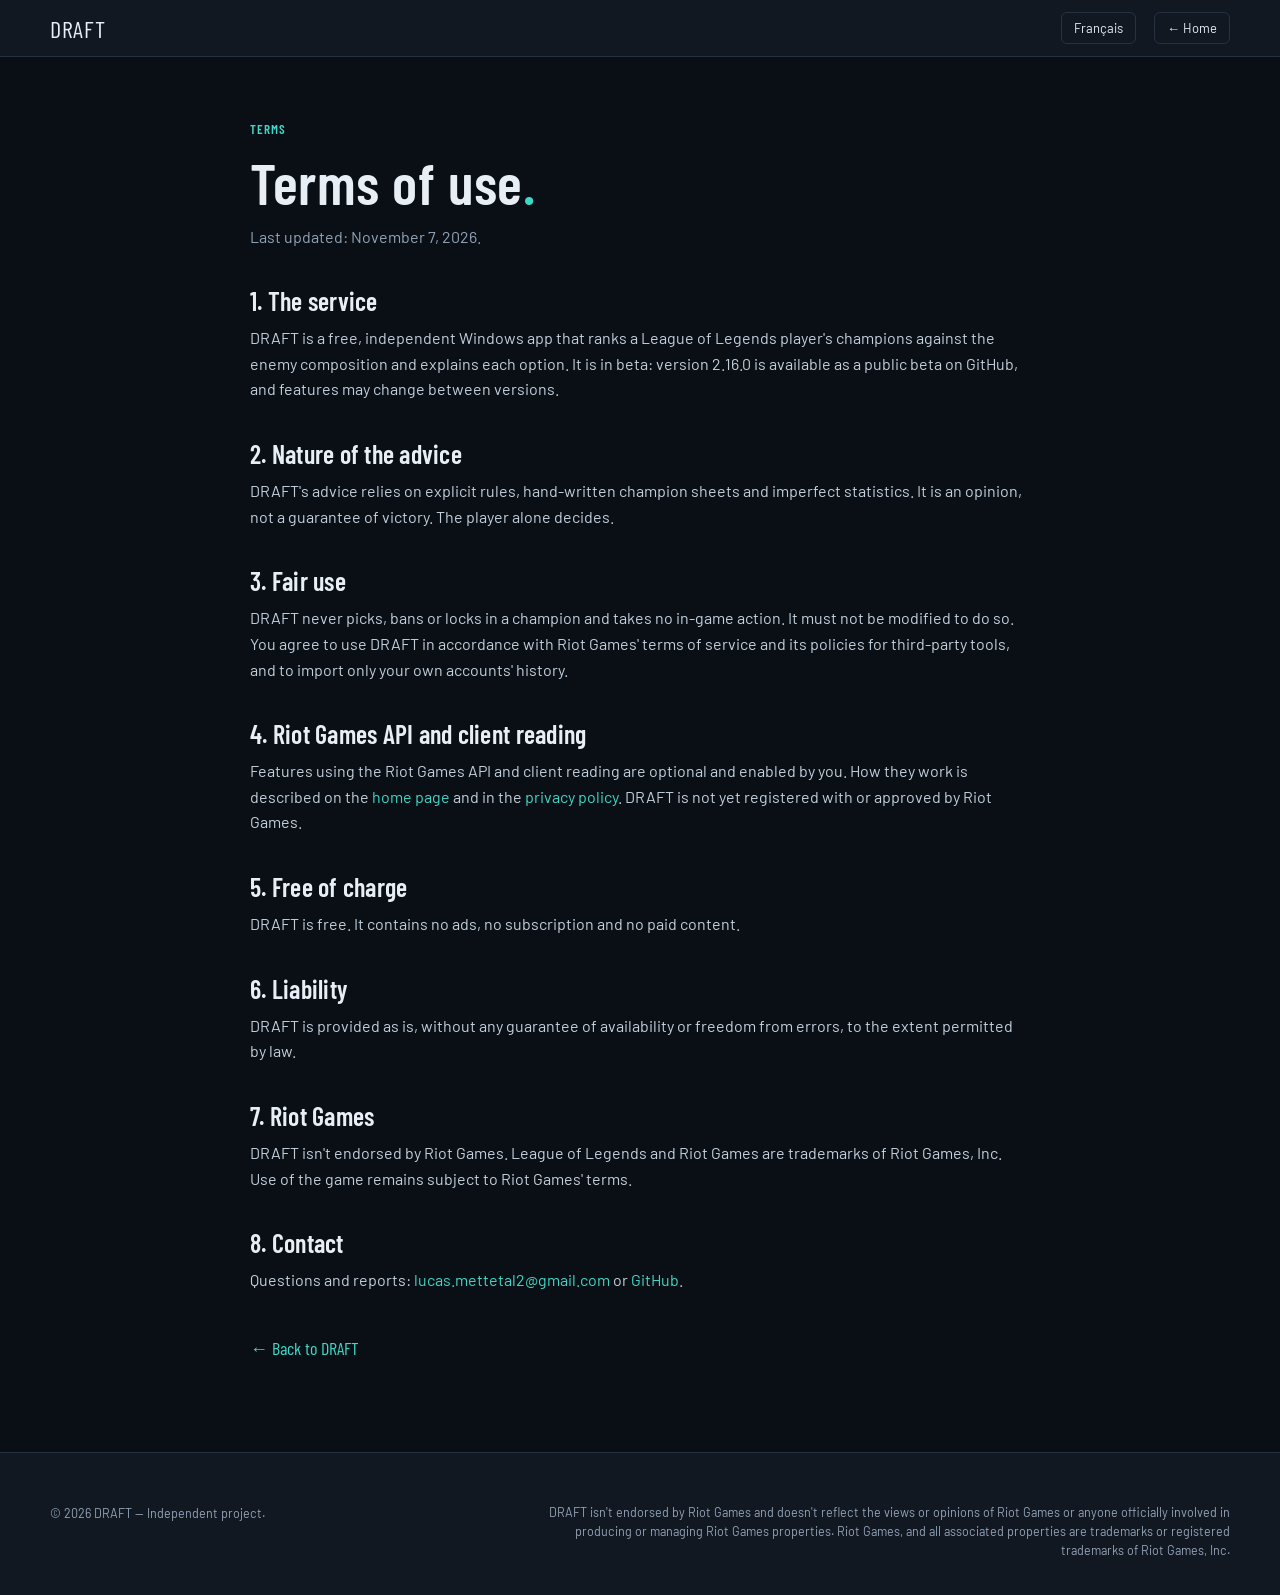
<file: en/terms.html>
<!doctype html><html lang="en"><head><meta charset="utf-8"><meta name="viewport" content="width=device-width,initial-scale=1"><meta name="theme-color" content="#0a0f16"><title>Terms of use — DRAFT</title><meta name="description" content="Terms of use for DRAFT, a free and independent champion select assistant for League of Legends."><link rel="canonical" href="https://www.draft-app.fr/en/terms.html"><link rel="alternate" hreflang="fr" href="https://www.draft-app.fr/conditions.html"><link rel="alternate" hreflang="en" href="https://www.draft-app.fr/en/terms.html"><link rel="stylesheet" href="/styles.css"><link rel="icon" href="/favicon.svg"></head><body><a class="skip-link" href="#content">Skip to content</a><header class="header"><div class="wrap nav"><a class="brand" href="/en/" aria-label="DRAFT, home">DRAFT</a><a class="nav-git" href="/conditions.html" hreflang="fr" lang="fr">Français</a><a class="nav-git" href="/en/">← Home</a></div></header><main id="content" class="wrap legal-main"><div class="kicker">TERMS</div><h1>Terms of use<span class="mint">.</span></h1><p>Last updated: November 7, 2026.</p>
<h2>1. The service</h2><p>DRAFT is a free, independent Windows app that ranks a League of Legends player's champions against the enemy composition and explains each option. It is in beta: version 2.16.0 is available as a public beta on GitHub, and features may change between versions.</p>
<h2>2. Nature of the advice</h2><p>DRAFT's advice relies on explicit rules, hand-written champion sheets and imperfect statistics. It is an opinion, not a guarantee of victory. The player alone decides.</p>
<h2>3. Fair use</h2><p>DRAFT never picks, bans or locks in a champion and takes no in-game action. It must not be modified to do so. You agree to use DRAFT in accordance with Riot Games' terms of service and its policies for third-party tools, and to import only your own accounts' history.</p>
<h2>4. Riot Games API and client reading</h2><p>Features using the Riot Games API and client reading are optional and enabled by you. How they work is described on the <a href="/en/#riot-api">home page</a> and in the <a href="/en/privacy.html">privacy policy</a>. DRAFT is not yet registered with or approved by Riot Games.</p>
<h2>5. Free of charge</h2><p>DRAFT is free. It contains no ads, no subscription and no paid content.</p>
<h2>6. Liability</h2><p>DRAFT is provided as is, without any guarantee of availability or freedom from errors, to the extent permitted by law.</p>
<h2>7. Riot Games</h2><p>DRAFT isn't endorsed by Riot Games. League of Legends and Riot Games are trademarks of Riot Games, Inc. Use of the game remains subject to Riot Games' terms.</p>
<h2>8. Contact</h2><p>Questions and reports: <a href="mailto:lucas.mettetal2@gmail.com">lucas.mettetal2@gmail.com</a> or <a href="https://github.com/lucasmettetal/Draft/issues" target="_blank" rel="noopener noreferrer">GitHub</a>.</p>
<a class="legal-back" href="/en/">← Back to DRAFT</a></main><footer class="footer"><div class="wrap footer-bottom legal-boiler"><span>© 2026 DRAFT — Independent project.</span><span>DRAFT isn't endorsed by Riot Games and doesn't reflect the views or opinions of Riot Games or anyone officially involved in producing or managing Riot Games properties. Riot Games, and all associated properties are trademarks or registered trademarks of Riot Games, Inc.</span></div></footer></body></html>
</file>
<file: styles.css>
/* Mêmes couleurs, polices et formes que l'application DRAFT (web/index.html). Bahnschrift sous Windows, Barlow ailleurs. */
@import url('https://fonts.googleapis.com/css2?family=Barlow:wght@400;500;600&family=Barlow+Condensed:wght@500;600&display=swap');
:root{
  --bg:#0a0f16;--surface:#111822;--raised:#18212e;--line:#263242;--text:#e8eef5;--muted:#93a3b6;
  --accent:#3fd8c6;--accent-ink:#04211e;--accent-line:#1f4a4a;--gold:#d4b36a;--threat:#f2777a;
  --condensed:"Bahnschrift SemiBold Condensed","Bahnschrift Condensed","Barlow Condensed","Arial Narrow",sans-serif;
  --body:Bahnschrift,"Barlow","Segoe UI",Arial,sans-serif;
  --mono:ui-monospace,Consolas,monospace;
}
*{box-sizing:border-box}
html{color-scheme:dark;scroll-behavior:smooth;scrollbar-width:thin;scrollbar-color:var(--line) transparent}
html,body{overflow-x:clip}
body{margin:0;background:var(--bg);color:var(--text);font:16px/1.6 var(--body);-webkit-font-smoothing:antialiased}
a{color:inherit;text-decoration:none}
button{font:inherit;color:inherit;cursor:pointer}
:focus-visible{outline:2px solid var(--accent);outline-offset:2px}
::selection{background:var(--accent);color:var(--accent-ink)}
h1,h2,h3,p{margin:0}
h1,h2,h3{font-family:var(--condensed);font-weight:600;letter-spacing:.01em;line-height:1.08}
h1 em,h2 em{font-style:normal;color:var(--accent)}
code{font-family:var(--mono);color:var(--accent);font-size:.9em}
.wrap{width:min(1180px,calc(100% - 40px));margin:0 auto}

/* Barre du haut, comme celle de l'application */
.header{position:sticky;top:0;z-index:20;background:var(--surface);border-bottom:1px solid var(--line)}
.nav{height:56px;display:flex;align-items:center;gap:18px}
.brand{font:24px var(--condensed);letter-spacing:.03em;margin-right:auto}
.brand-logo{display:none}
.navlinks{display:flex;align-items:center;gap:4px}
.navlinks a{padding:6px 10px;border-radius:6px;color:var(--muted);font-size:14px}
.navlinks a:hover{color:var(--text);background:var(--raised)}
.navlinks .lang,.nav-git{min-height:32px;display:inline-flex;align-items:center;gap:6px;padding:4px 12px;border:1px solid var(--line);border-radius:6px;color:var(--text);font-size:13px}
.navlinks .lang:hover,.nav-git:hover{border-color:var(--muted);background:var(--raised)}
.menu-toggle{display:none;background:transparent;border:1px solid var(--line);border-radius:6px;width:36px;height:32px}
.mint{color:var(--accent)}

/* Repères */
.eyebrow,.kicker,.feature-num,.panel-kicker,.status-pill{font:600 13px var(--condensed);letter-spacing:.08em;text-transform:uppercase;color:var(--accent)}
.eyebrow,.status-pill{display:inline-flex;align-items:center;gap:8px;padding:4px 10px;border:1px solid var(--accent-line);border-radius:4px;background:#0e1d22}
.live-dot,.mini-dot{width:7px;height:7px;border-radius:50%;background:var(--accent);flex:none}

/* Boutons : « Je joue Twisted Fate » et boutons fantômes de l'application */
.hero-actions{display:flex;flex-wrap:wrap;gap:12px}
.btn{min-height:46px;display:inline-flex;align-items:center;gap:8px;padding:8px 20px;border-radius:6px;border:1px solid var(--line);font:18px var(--condensed);letter-spacing:.02em;transition:background .15s,border-color .15s}
.btn.primary{background:var(--accent);border-color:var(--accent);color:var(--accent-ink)}
.btn.primary:hover{background:#5fe3d3}
.btn.secondary{background:transparent;color:var(--text)}
.btn.secondary:hover{border-color:var(--muted);background:var(--raised)}

/* En-tête de page */
.hero{display:grid;grid-template-columns:minmax(0,.82fr) minmax(0,1.18fr);gap:48px;align-items:center;padding-top:72px;padding-bottom:80px}
.hero-copy h1{font-size:clamp(44px,5.2vw,72px);margin:22px 0 20px}
.hero-copy>p{color:var(--muted);font-size:17px;max-width:520px;margin-bottom:30px}
.hero-foot{display:flex;flex-wrap:wrap;align-items:center;gap:14px;margin-top:30px;color:var(--muted);font-size:14px}
.hero-foot b{font:20px var(--condensed);color:var(--text);margin-right:4px}
.hero-foot i{width:1px;height:18px;background:var(--line)}
.shot-frame{margin:0}
.shot-frame img{display:block;width:100%;height:auto;border-radius:8px;border:1px solid var(--line);box-shadow:0 24px 70px #0008}
.shot-frame figcaption{margin-top:12px;display:flex;align-items:center;gap:8px;color:var(--muted);font-size:13px}

/* Bandeau */
.strip{background:var(--surface);border-top:1px solid var(--line);border-bottom:1px solid var(--line)}
.strip-inner{min-height:54px;display:flex;align-items:center;justify-content:space-between;gap:18px;font:600 14px var(--condensed);letter-spacing:.1em;color:var(--muted)}
.strip-mark{color:var(--accent)}

/* Sections */
.section{padding-top:96px;padding-bottom:96px;scroll-margin-top:56px}
.section h2{font-size:clamp(34px,4vw,52px);margin:14px 0 16px}
.section-intro{max-width:720px}
.section-intro p,.section-head>p{color:var(--muted);font-size:16.5px}
.section-head{display:flex;justify-content:space-between;align-items:flex-end;gap:40px}
.section-head>p{max-width:360px;margin-bottom:18px}
.feature-section{background:var(--surface);border-top:1px solid var(--line);border-bottom:1px solid var(--line)}

/* Cartes, sur le modèle des fiches adverses de l'application */
.principles{display:grid;grid-template-columns:repeat(3,minmax(0,1fr));gap:14px;margin-top:44px}
.principles>div{background:var(--surface);border:1px solid var(--line);border-left:3px solid var(--line);border-radius:6px;padding:22px 22px 24px;transition:border-color .15s}
.principles>div:hover{border-left-color:var(--accent)}
.principles span{font:600 14px var(--condensed);color:var(--accent);letter-spacing:.06em}
.principles strong{display:block;font:26px var(--condensed);margin:8px 0 6px}
.principles p{color:var(--muted);font-size:15px}

.gallery{display:grid;grid-template-columns:repeat(2,minmax(0,1fr));gap:14px;margin-top:40px}
.gallery-item{background:var(--bg);border:1px solid var(--line);border-radius:8px;overflow:hidden;display:grid;grid-template-columns:minmax(0,.9fr) minmax(0,1.1fr);align-items:center}
.gallery-item img{display:block;width:100%;height:100%;max-height:360px;object-fit:cover;object-position:left top;border-right:1px solid var(--line)}
.gallery-item>div{padding:24px}
.gallery-item h3{font-size:24px;margin:8px 0 8px}
.gallery-item p{color:var(--muted);font-size:15px}
.gallery-item.wide{grid-column:1/-1;grid-template-columns:minmax(0,1.6fr) minmax(0,1fr)}
.gallery-item.wide img{max-height:none;object-fit:contain}

.process .steps{display:grid;grid-template-columns:repeat(4,minmax(0,1fr));gap:14px;margin-top:40px}
.step{background:var(--surface);border:1px solid var(--line);border-radius:6px;padding:22px}
.step-count{font:600 36px var(--condensed);color:var(--accent);line-height:1;margin-bottom:14px}
.step h3{font-size:22px;margin-bottom:8px}
.step p{color:var(--muted);font-size:15px}

/* API Riot */
.api-grid{display:grid;grid-template-columns:repeat(2,minmax(0,1fr));gap:14px;margin-top:40px}
.api-card{background:var(--surface);border:1px solid var(--line);border-radius:8px;padding:26px}
.api-card h3{font-size:26px;margin:8px 0 10px}
.api-card p{color:var(--muted);margin-bottom:16px;font-size:15.5px}
.api-list{list-style:none;padding:0;margin:0 0 18px;display:grid;gap:6px}
.api-list li{display:flex;flex-wrap:wrap;gap:10px;align-items:baseline;background:var(--bg);border:1px solid var(--line);border-radius:6px;padding:9px 12px;font-size:13px;color:var(--muted)}
.api-list span{font-family:var(--mono);word-break:break-all}
.api-list code{font-weight:700}
.api-keep{border-left:3px solid var(--accent);padding-left:14px;margin:0!important}
.api-keep b{color:var(--text)}
.api-rules{display:grid;grid-template-columns:repeat(3,minmax(0,1fr));gap:14px;margin-top:14px}
.api-rules>div{background:var(--surface);border:1px solid var(--line);border-radius:6px;padding:20px}
.api-rules strong{display:block;font:22px var(--condensed);margin-bottom:6px}
.api-rules p{color:var(--muted);font-size:15px}
.api-plan{margin-top:14px;background:#0e1d22;border:1px solid var(--accent-line);border-radius:8px;padding:24px 26px}
.api-plan p{margin-top:8px}

/* Règles et confidentialité : liste comme dans l'application */
.privacy{display:grid;grid-template-columns:minmax(0,.9fr) minmax(0,1.1fr);gap:56px;align-items:center}
.privacy-copy p{color:var(--muted);margin-bottom:14px}
.inline-link{color:var(--accent);font:18px var(--condensed)}
.inline-link:hover{text-decoration:underline}
.privacy-panel{background:var(--surface);border:1px solid var(--line);border-radius:8px;padding:8px 20px}
.panel-kicker{display:flex;justify-content:space-between;padding:14px 0;border-bottom:1px solid var(--line)}
.panel-row{display:grid;grid-template-columns:34px 1fr auto;gap:12px;align-items:center;padding:14px 0;border-bottom:1px solid var(--line)}
.panel-row:last-child{border-bottom:0}
.panel-row>span{font:600 14px var(--condensed);color:var(--muted)}
.panel-row strong{display:block;font:19px var(--condensed)}
.panel-row small{color:var(--muted);font-size:13.5px}
.panel-row b{color:var(--accent);font-size:18px}

.status{display:grid;grid-template-columns:minmax(0,1.5fr) minmax(0,.7fr);gap:40px;align-items:center;background:var(--surface);border:1px solid var(--line);border-radius:8px;padding:40px}
.status p{color:var(--muted)}
.status-box{border:1px solid var(--line);border-radius:6px;padding:22px;background:var(--bg)}
.status-box p{margin:16px 0;font-size:15px;line-height:1.8}
.status-box a{color:var(--accent);font:18px var(--condensed)}

.closing{text-align:center;padding:72px 30px;margin-bottom:96px;background:var(--surface);border:1px solid var(--line);border-top:3px solid var(--accent);border-radius:8px}
.closing h2{font-size:clamp(34px,4vw,50px);margin:12px 0}
.closing p{color:var(--muted);margin-bottom:26px}
.closing a:not(.btn){color:var(--accent)}

/* Pied de page */
.footer{background:var(--surface);border-top:1px solid var(--line);padding:30px 0 34px}
.footer-main{display:flex;justify-content:space-between;align-items:center;gap:20px;padding-bottom:22px;border-bottom:1px solid var(--line)}
.footer-main>div{display:flex;flex-wrap:wrap;gap:20px;color:var(--muted);font-size:14px}
.footer-main>div a:hover{color:var(--text)}
.footer-bottom{display:flex;justify-content:space-between;gap:30px;padding-top:20px;color:var(--muted);font-size:12.5px}
.legal-boiler span:last-child{max-width:720px;text-align:right;line-height:1.55}

/* Pages légales */
.legal-main{max-width:780px;padding-top:64px;padding-bottom:90px}
.legal-main h1{font-size:clamp(40px,5vw,58px);margin:14px 0 10px}
.legal-main>p:first-of-type{color:var(--muted)}
.legal-main h2{font-size:26px;margin:38px 0 10px}
.legal-main p,.legal-main li{color:#c3cfdb;font-size:16px}
.legal-main ul{padding-left:20px;margin:10px 0}
.legal-main li{margin:6px 0}
.legal-main a{color:var(--accent)}
.legal-main a:hover{text-decoration:underline}
.legal-back{display:inline-block;margin-top:44px;font:18px var(--condensed)}

@media (max-width:980px){
  .hero,.privacy,.status{grid-template-columns:1fr}
  .process .steps{grid-template-columns:repeat(2,minmax(0,1fr))}
  .section-head{display:block}
}
@media (max-width:820px){
  .menu-toggle{display:block}
  .navlinks{display:none;position:absolute;top:56px;left:0;right:0;flex-direction:column;align-items:stretch;padding:10px 20px 16px;background:var(--surface);border-bottom:1px solid var(--line)}
  .navlinks.open{display:flex}
  .navlinks a{padding:10px}
  .nav-git{display:none}
  .gallery,.api-grid,.api-rules,.principles{grid-template-columns:1fr}
  .gallery-item,.gallery-item.wide{grid-template-columns:1fr}
  .gallery-item img{max-height:420px;border-right:0;border-bottom:1px solid var(--line)}
  .strip-inner{flex-wrap:wrap;justify-content:center;padding:12px 0}
  .strip-mark{display:none}
  .footer-main,.footer-bottom{flex-direction:column;align-items:flex-start}
  .legal-boiler span:last-child{text-align:left}
  .status{padding:26px}
}
@media (max-width:520px){
  .process .steps{grid-template-columns:1fr}
  .section{padding-top:72px;padding-bottom:72px}
}
@media (prefers-reduced-motion:reduce){*{transition:none!important;scroll-behavior:auto!important}}
.brand .mint{display:none}

/* Audit : maturité, vidéo, accessibilité */
.skip-link{position:absolute;left:12px;top:-60px;z-index:50;background:var(--accent);color:var(--accent-ink);padding:8px 14px;border-radius:6px;font:600 15px var(--body)}
.skip-link:focus{top:10px}
.tag-ok,.tag-exp{display:inline-block;margin-left:6px;padding:1px 7px;border-radius:4px;font:600 12px var(--body);letter-spacing:.03em;text-transform:none;vertical-align:1px}
.tag-ok{color:var(--accent);border:1px solid var(--accent-line);background:#0e1d22}
.tag-exp{color:var(--gold);border:1px solid #4d4130;background:#1c1810}
h3 .tag-exp,h3 .tag-ok{font-size:12px;vertical-align:4px}
.note{margin-top:12px!important;padding-top:12px;border-top:1px solid var(--line);font-size:14.5px!important}
.note .tag-exp,.note .tag-ok{margin:0 6px 0 0}
.hero-actions.center{justify-content:center}
.api-grid.three{grid-template-columns:repeat(3,minmax(0,1fr))}
.api-show{margin:12px 0 0!important;font-size:14.5px!important}
.api-show b{color:var(--text)}
.api-other{display:grid;grid-template-columns:minmax(0,1.6fr) minmax(0,1fr);gap:14px;margin-top:14px}
.api-other article{background:var(--surface);border:1px solid var(--line);border-radius:8px;padding:24px}
.api-other h3{font-size:24px;margin:8px 0 10px}
.api-other p{color:var(--muted);font-size:15.5px}
.api-plan .kicker{color:var(--gold)}
.video-frame{margin:36px 0 0}
.video-frame video{display:block;width:100%;height:auto;aspect-ratio:16/9;background:#000;border:1px solid var(--line);border-radius:8px}
.video-frame figcaption{margin-top:12px;color:var(--muted);font-size:14px}
@media (max-width:1080px){.api-grid.three{grid-template-columns:1fr}.api-other{grid-template-columns:1fr}}
</file>
